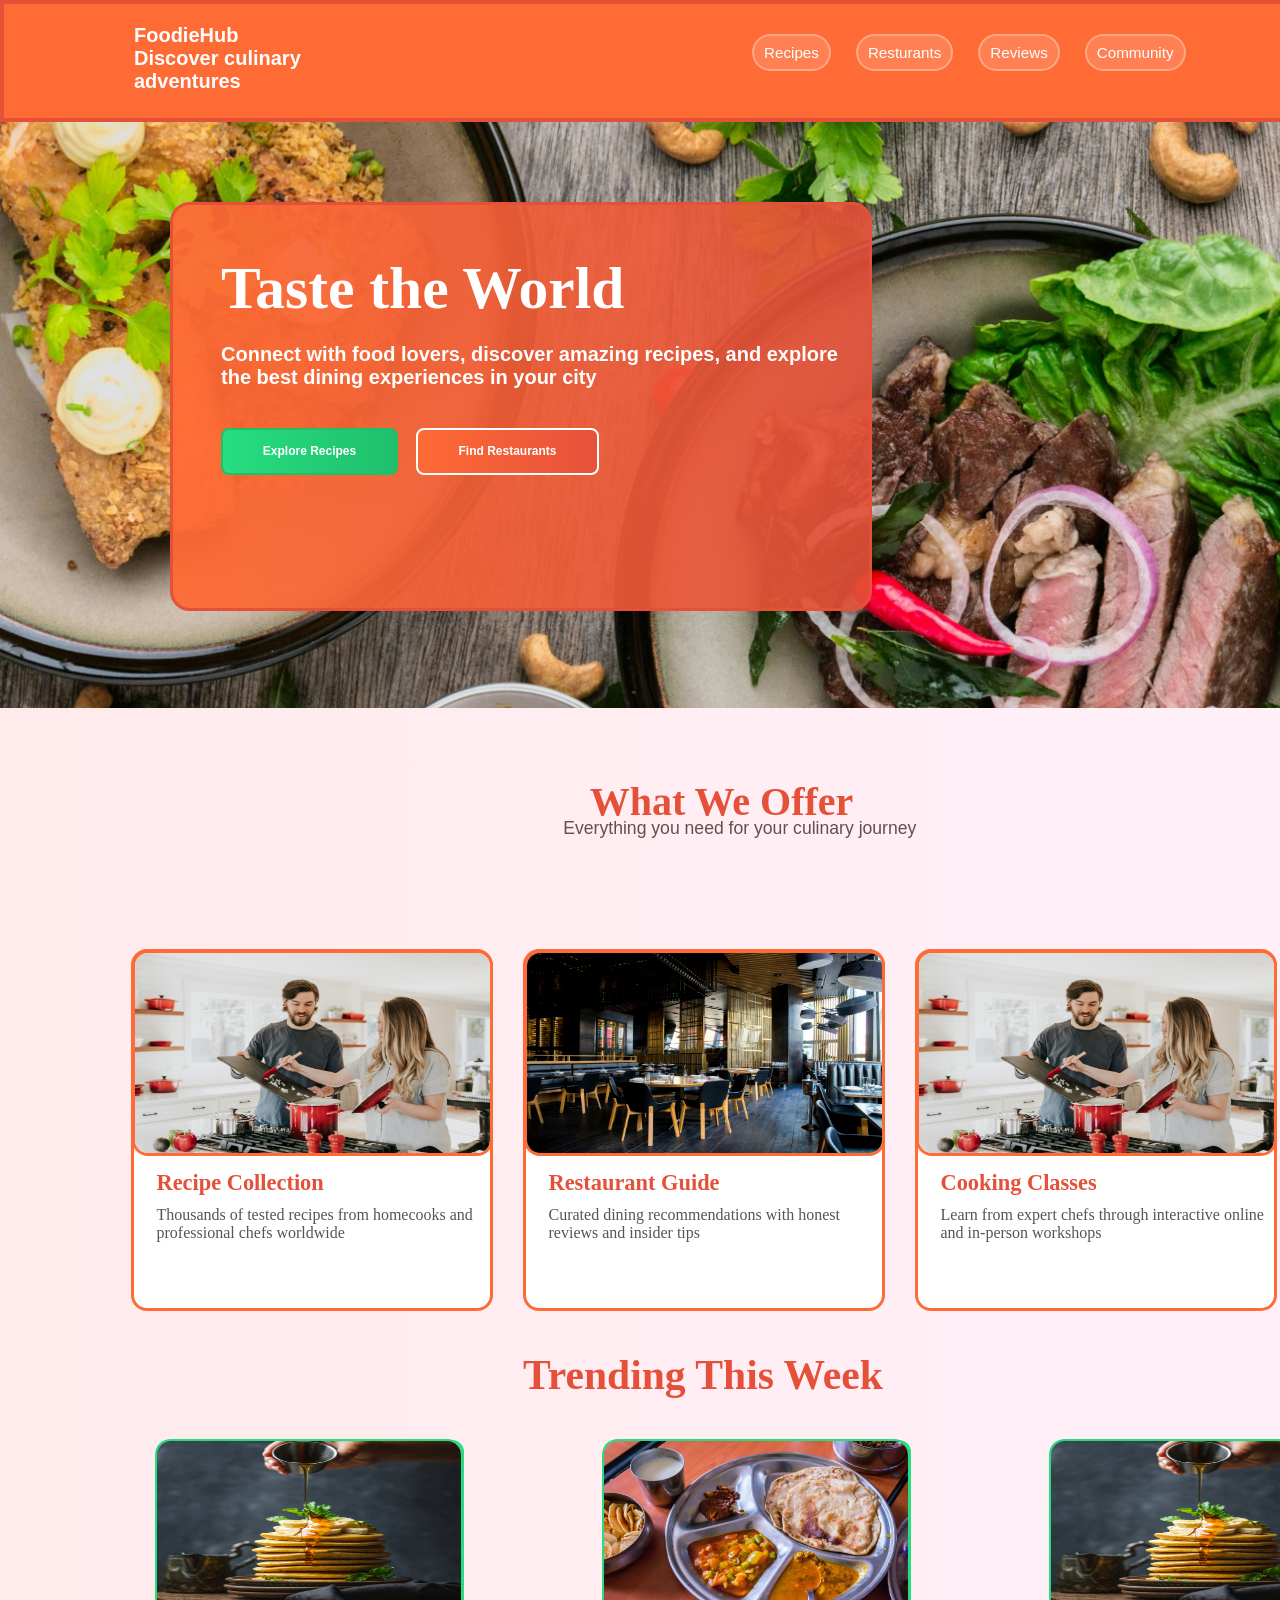
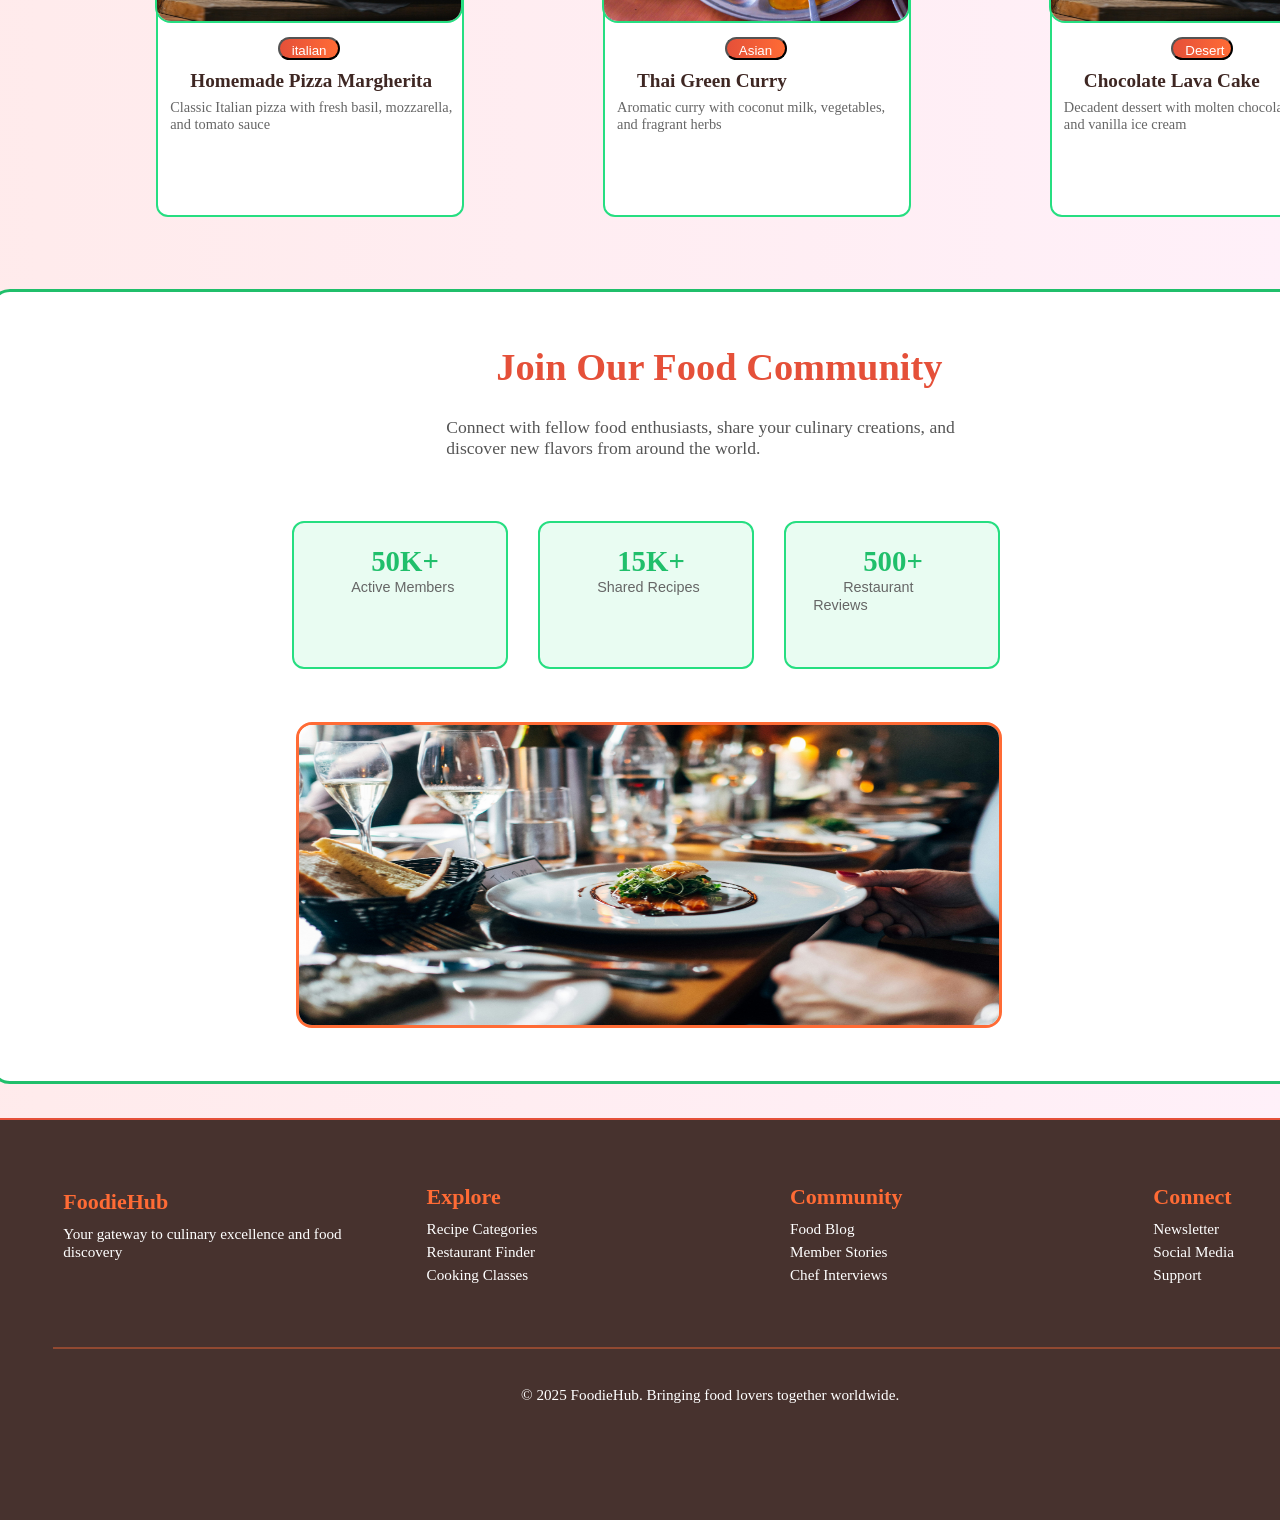
<file: fifth task/index.html>
<!DOCTYPE html>
<html lang="en">
<head>
    <meta charset="UTF-8">
    <meta name="viewport" content="width=device-width, initial-scale=1.0">
    <title>Document</title>
    <link rel="stylesheet" href="index.css">
    
</head>
<body>
    <header>
        <div class="adress">
        <h1>FoodieHub</h1>
        <span>Discover culinary adventures</span>
        </div>
        <div class="buttonscontainer">
            <button class="recipes">Recipes</button>
            <button class="resturants">Resturants</button>
            <button class="reviews">Reviews</button>
            <button class="community">Community</button>
            <div class="info">
                 <button class="joinus">Join Us</button>
            </div>
                
        </div>
   
    </header>
    <section>
      

      <div class="explore">
        <div class="kalam">
            <h2> Taste the World</h2>
            <span>Connect with food lovers, discover amazing recipes, and explore the best dining
 experiences in your city</span>
 <div class="btns">
     <button class="explorerecipes">Explore Recipes</button>
     <button class="findrest">Find Restaurants</button>
 </div>

        </div>
      </div>
    </section>
    <section class="what">
 <div class="enowan">
            <h2>What We Offer</h2>
            <br>
            <span>Everything you need for your culinary journey</span>
        </div>
        <div class="guide">
            <div class="recipecollection">
                <img src="download8.jpg" alt="">
                <h3>Recipe Collection</h3>
                <p>Thousands of tested recipes from homecooks  and  professional chefs worldwide</p>
            </div>
                <div class="restaurantguide">
                <img src="./download9.jpg" alt="">
               <h3>Restaurant Guide</h3>
               <p>Curated dining recommendations with honest reviews 
                and insider tips</p>
            </div>
             <div class="cookingless">
                <img src="download8.jpg" alt="">
                <h3>Cooking Classes</h3>
                <p>Learn from expert chefs through
interactive online and in-person
workshops</p>
            </div>
        </div>
    <div class="trend">
        <h2>Trending This Week</h2>
        </div>
        <div class="trends">
            <div class="firsttrend">
               <img src="./download10.jpg" alt="">
               <button class="italia">italian</button>
               <h2>Homemade Pizza Margherita</h2>
               <p>Classic Italian pizza with fresh basil, mozzarella, and tomato sauce</p>
            </div>
             <div class="firsttrend">
               <img src="./download11.jpg" alt="">
               <button class="italia">Asian</button>
               <h2 >Thai Green Curry</h2>
               <p>Aromatic curry with coconut milk,
vegetables, and fragrant herbs</p>
            </div>
             <div class="firsttrend">
               
               <img src="./download12.jpg" alt="">
               <button class="italia">Desert</button>
               <h2 >Chocolate Lava Cake</h2>
               <p>Decadent dessert with molten chocolate center and vanilla ice cream</p>
         
            </div>
        </div>
        
        <div class="communities">
            
            <h2>Join Our Food Community</h2>
            <p>Connect with fellow food enthusiasts, share your culinary creations, and <br> discover new flavors from around the world.</p>
            
             <div class="boxess">
                
            <div class="boxone">
                <h3>50K+</h3>
                <span>Active Members</span>
            </div>
             <div class="boxone">
                <h3>15K+</h3>
                <span>Shared Recipes</span>
                
            </div>
             <div class="boxone">
                <h3>500+</h3>
                <span>Restaurant Reviews</span>
                
            </div>
          
        </div>
        <img class="specal" src="./download13.jpg" alt="">
        </div>
       
          
    </section>
      <footer>
        <div class="hup">
            <h4>FoodieHub</h4>
            <p>Your gateway to culinary excellence and food discovery</p>
        </div>

        <div class="tasafh">
            <h4>Explore</h4>
            <p>Recipe Categories</p>
            <p>Restaurant Finder</p>
            <p>Cooking Classes</p>
        </div>
        <div class="coom">
            <h4>Community</h4>
            <p>Food Blog</p>
            <p>Member Stories</p>
            <p>Chef Interviews</p>
        </div>

        <div class="kalamna">
            <h4>Connect</h4>
            <p>Newsletter</p>
            <p>Social Media</p>
            <p>Support</p>
            <br>
            <div class="end">
                <p>© 2025 FoodieHub. Bringing food lovers together worldwide.</p>
            </div>
        </div>
        
      </footer>
</body>
</html>
</file>
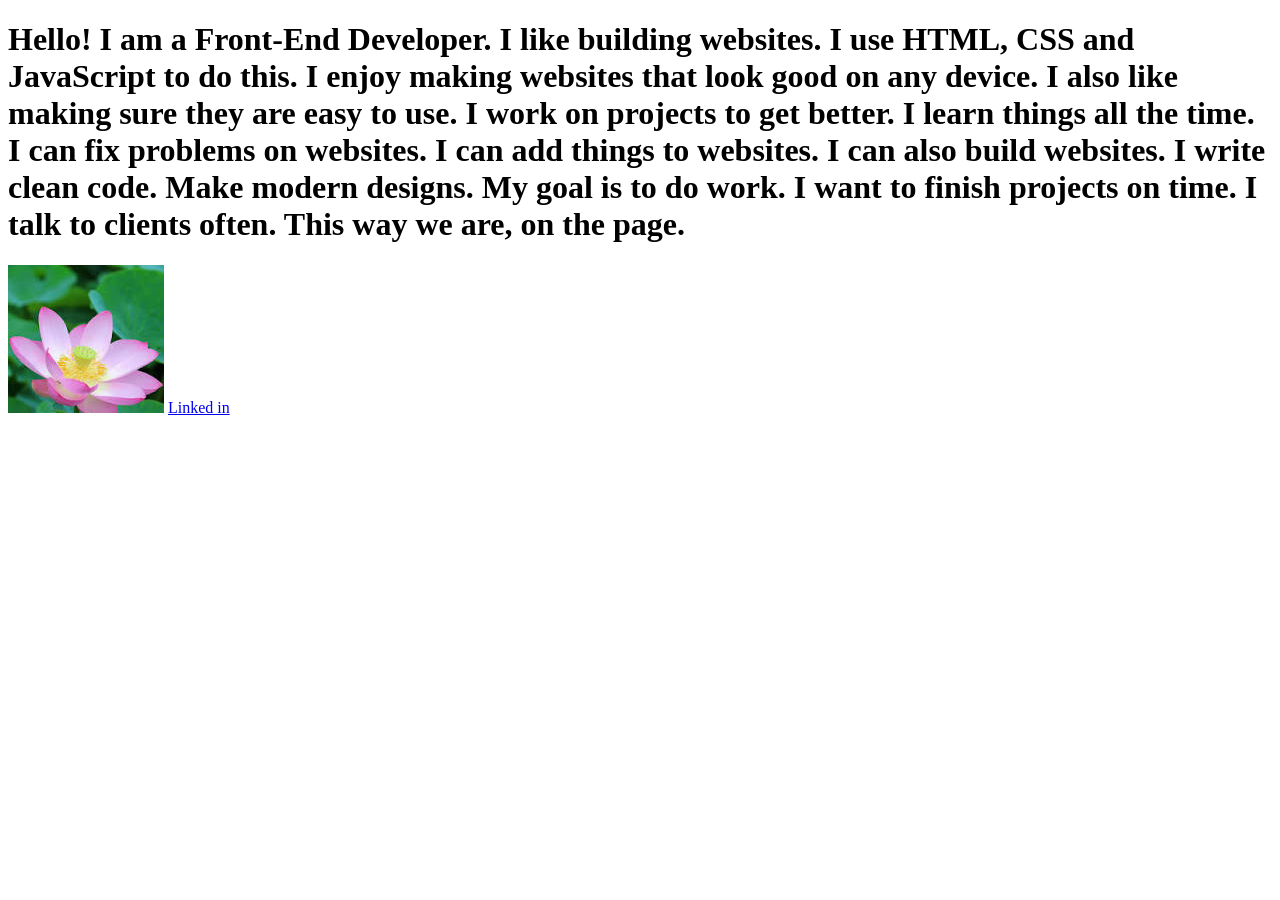
<file: first task/index.html>
<!DOCTYPE html>
<html lang="en">
<head>
    <meta charset="UTF-8">
    <meta name="viewport" content="width=device-width, initial-scale=1.0">
    <title>First Task</title>
</head>
<body>
    <h1>Hello! I am a Front-End Developer. I like building websites. I use HTML, CSS and JavaScript to do this.

I enjoy making websites that look good on any device. I also like making sure they are easy to use. I work on projects to get better. I learn things all the time.

I can fix problems on websites. I can add things to websites. I can also build websites. I write clean code. Make modern designs.

My goal is to do work. I want to finish projects on time. I talk to clients often. This way we are, on the page.</h1>

    <img src="./download.jpg">
<a href="https://www.linkedin.com/in/omar-ahmed-680b13395?utm_source=share_via&utm_content=profile&utm_medium=member_android" target="_blank">Linked in</a>
</body>
</html>
</file>
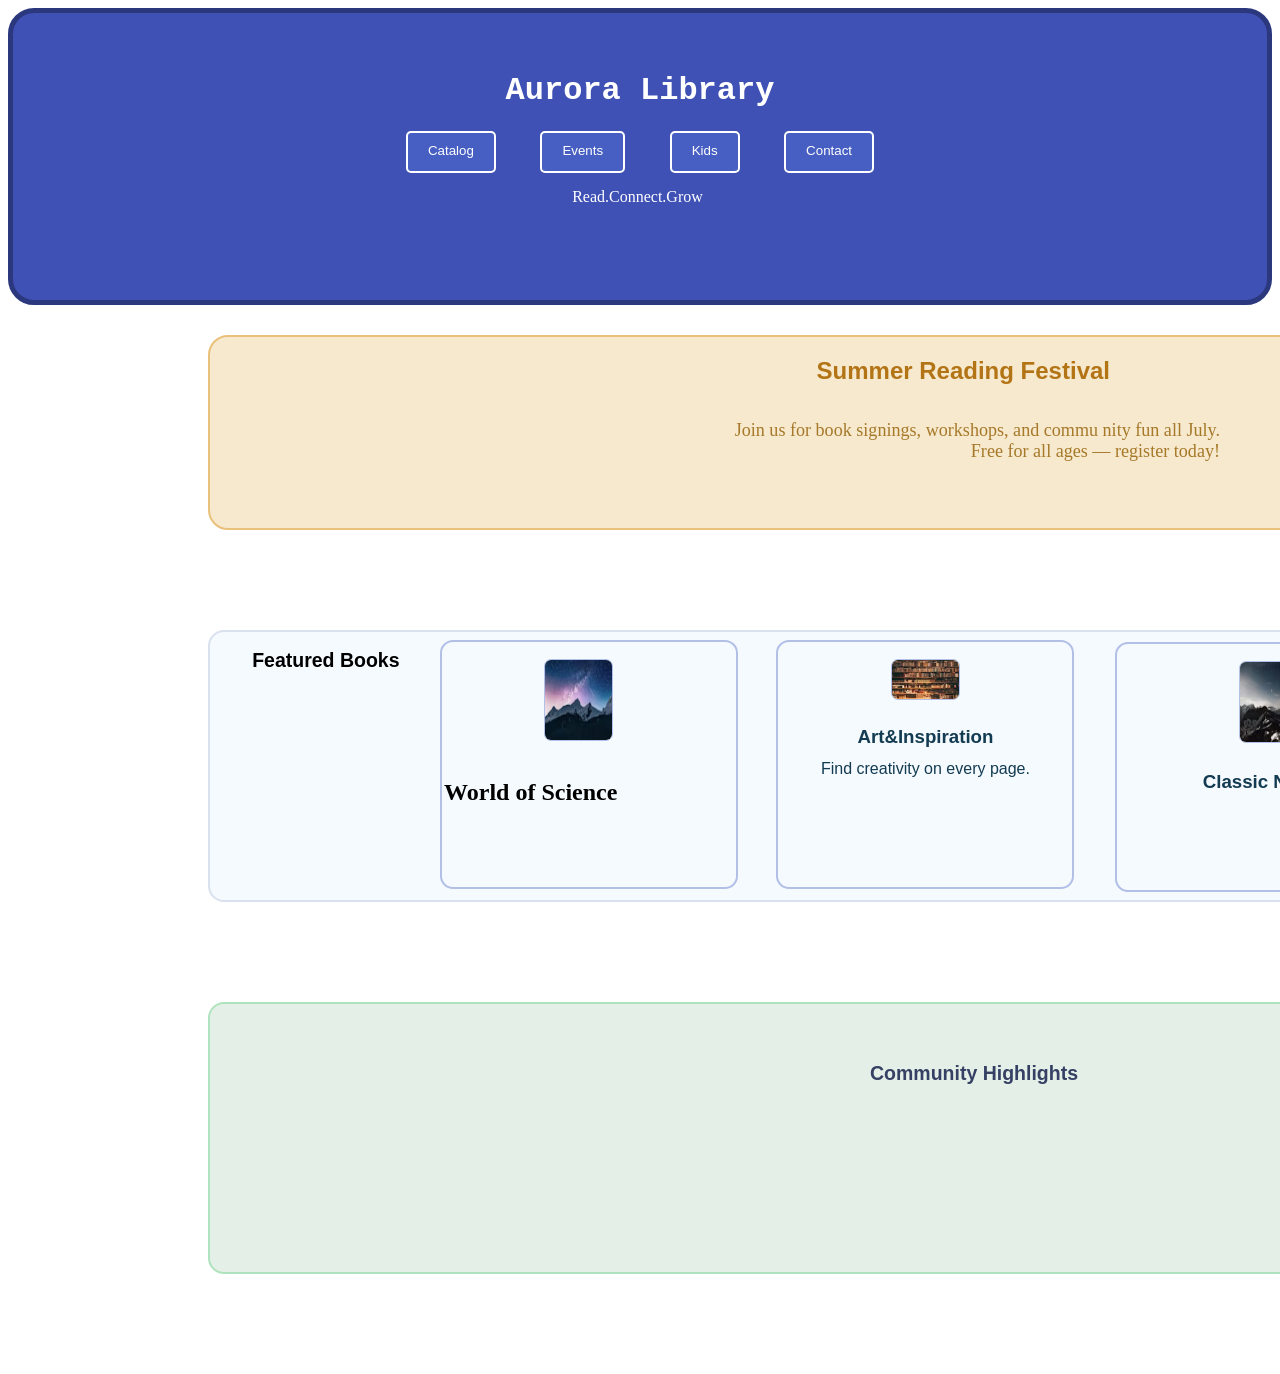
<file: fourth task/index.html>
<!DOCTYPE html>
<html lang="en">
<head>
    <meta charset="UTF-8">
    <meta name="viewport" content="width=device-width, initial-scale=1.0">
    <link rel="stylesheet" href="index.css">
    <title>Auror Library</title>
</head>
<body>
    <header>
        <h1 class="special">Aurora Library</h1>
        
        <div class="buttonscontainer">
            <button class="catelog">Catalog</button>
            <button class="event">Events</button>
            <button class="kids">Kids</button>
            <button class="contact">Contact</button>
           
        </div>
          <br>
            <p>Read.Connect.Grow</p>
    </header>

    <section class="books">
     
        <div class="desc">
 <h1 class="Summer">Summer Reading Festival </h1>
 <p class="Join">Join us for book signings, workshops, and commu nity  fun all July. <br>
Free for all ages — register today!</p>
        </div>
    </section>

    <section class="highlights">
        <h1>Featured Books</h1>
        <div class="imagecontainer">
            <div class="firstimage">
                <img src="download2.png" alt="book" >
                <span>Find creativity on every page.</span>
                    <h2>Art&Inspiration </h2>
            </div>
             <div class="secondimage">
                <img src="download3.png" alt="third">
                <h2>World of Science</h2>
             </div>
        </div>
         <div class="thirdimage">
                <img src="download4.png" alt="third">
                <h2>Classic Novel</h2>
             </div>
    </section>
      <section class="community">
<h1>Community Highlights</h1>
<div class="info">
    <div class="firstone">
        <h2>Tech & Tea</h2>
        <span>Next Saturday ,
            <br>
             4 PM — <br> Digital
tools workshop for seniors.</span>
    </div>
  
      </section>
</body>
</html>
</file>
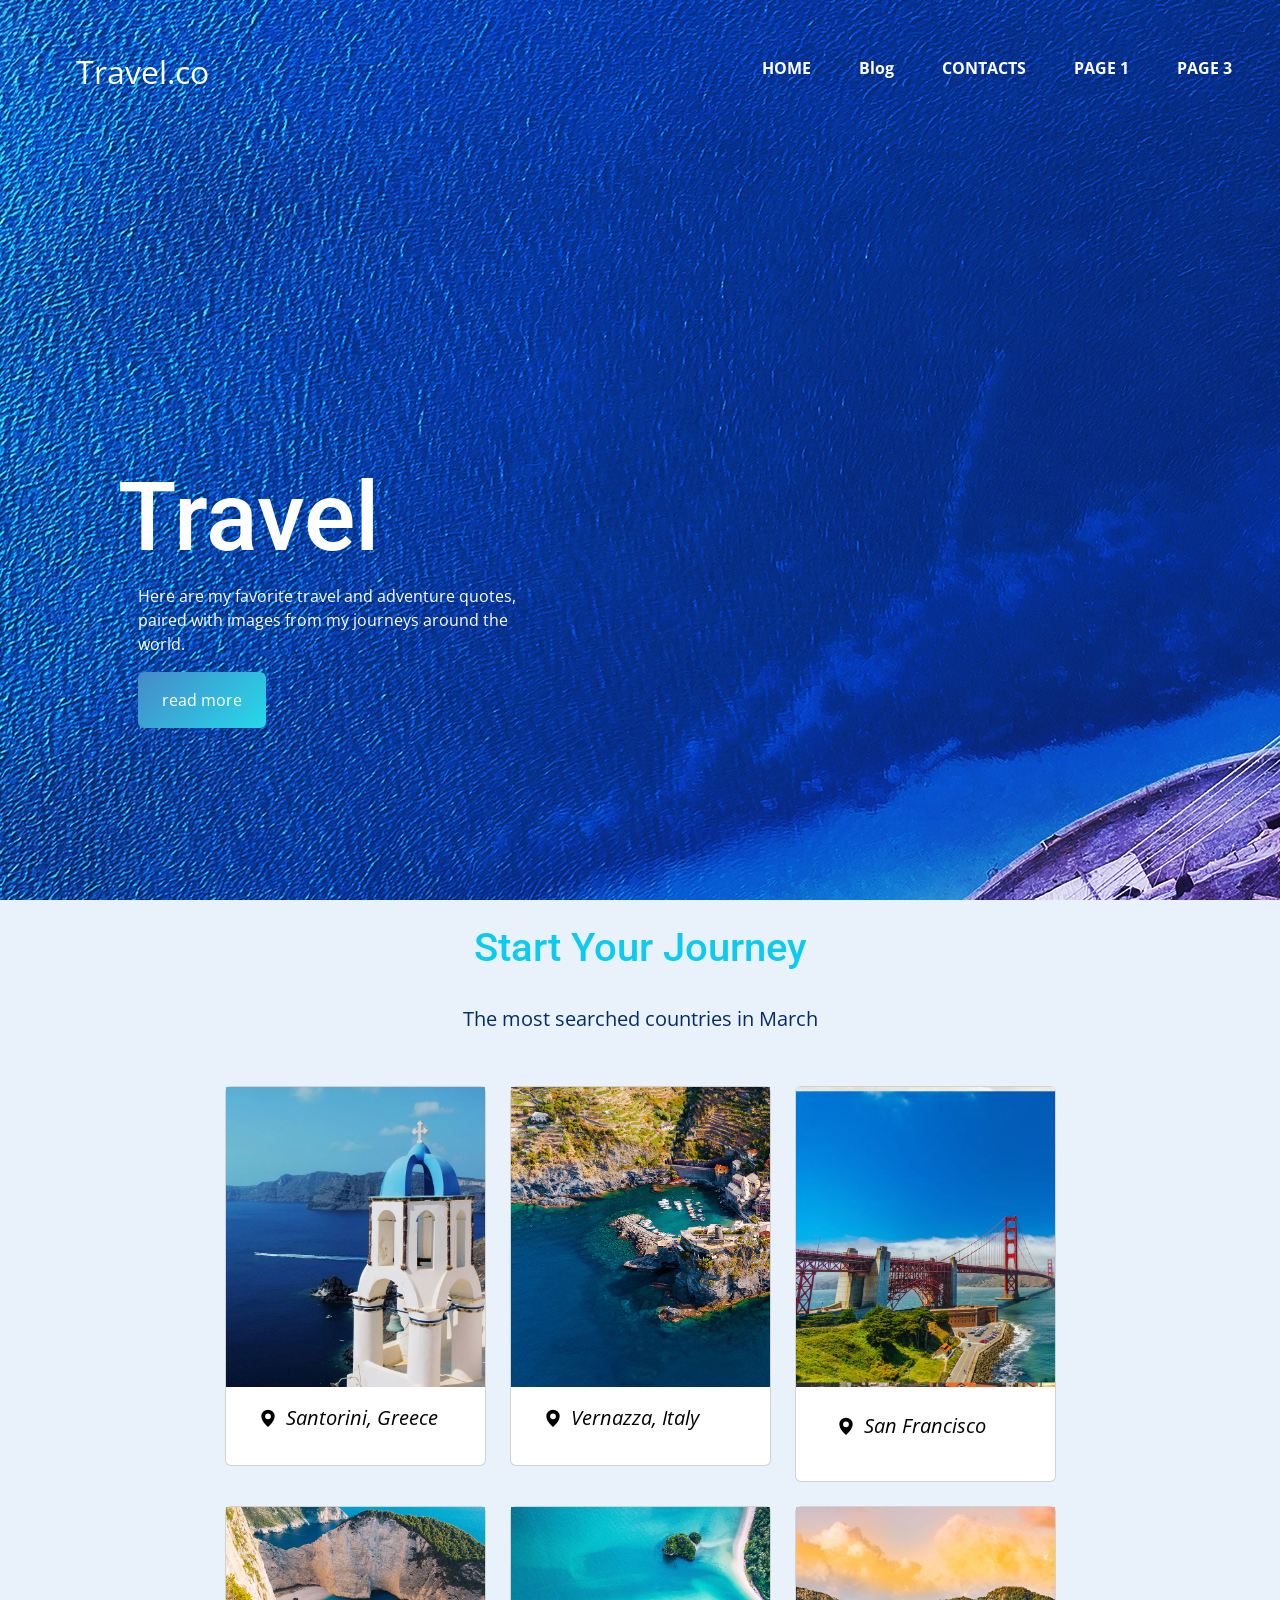
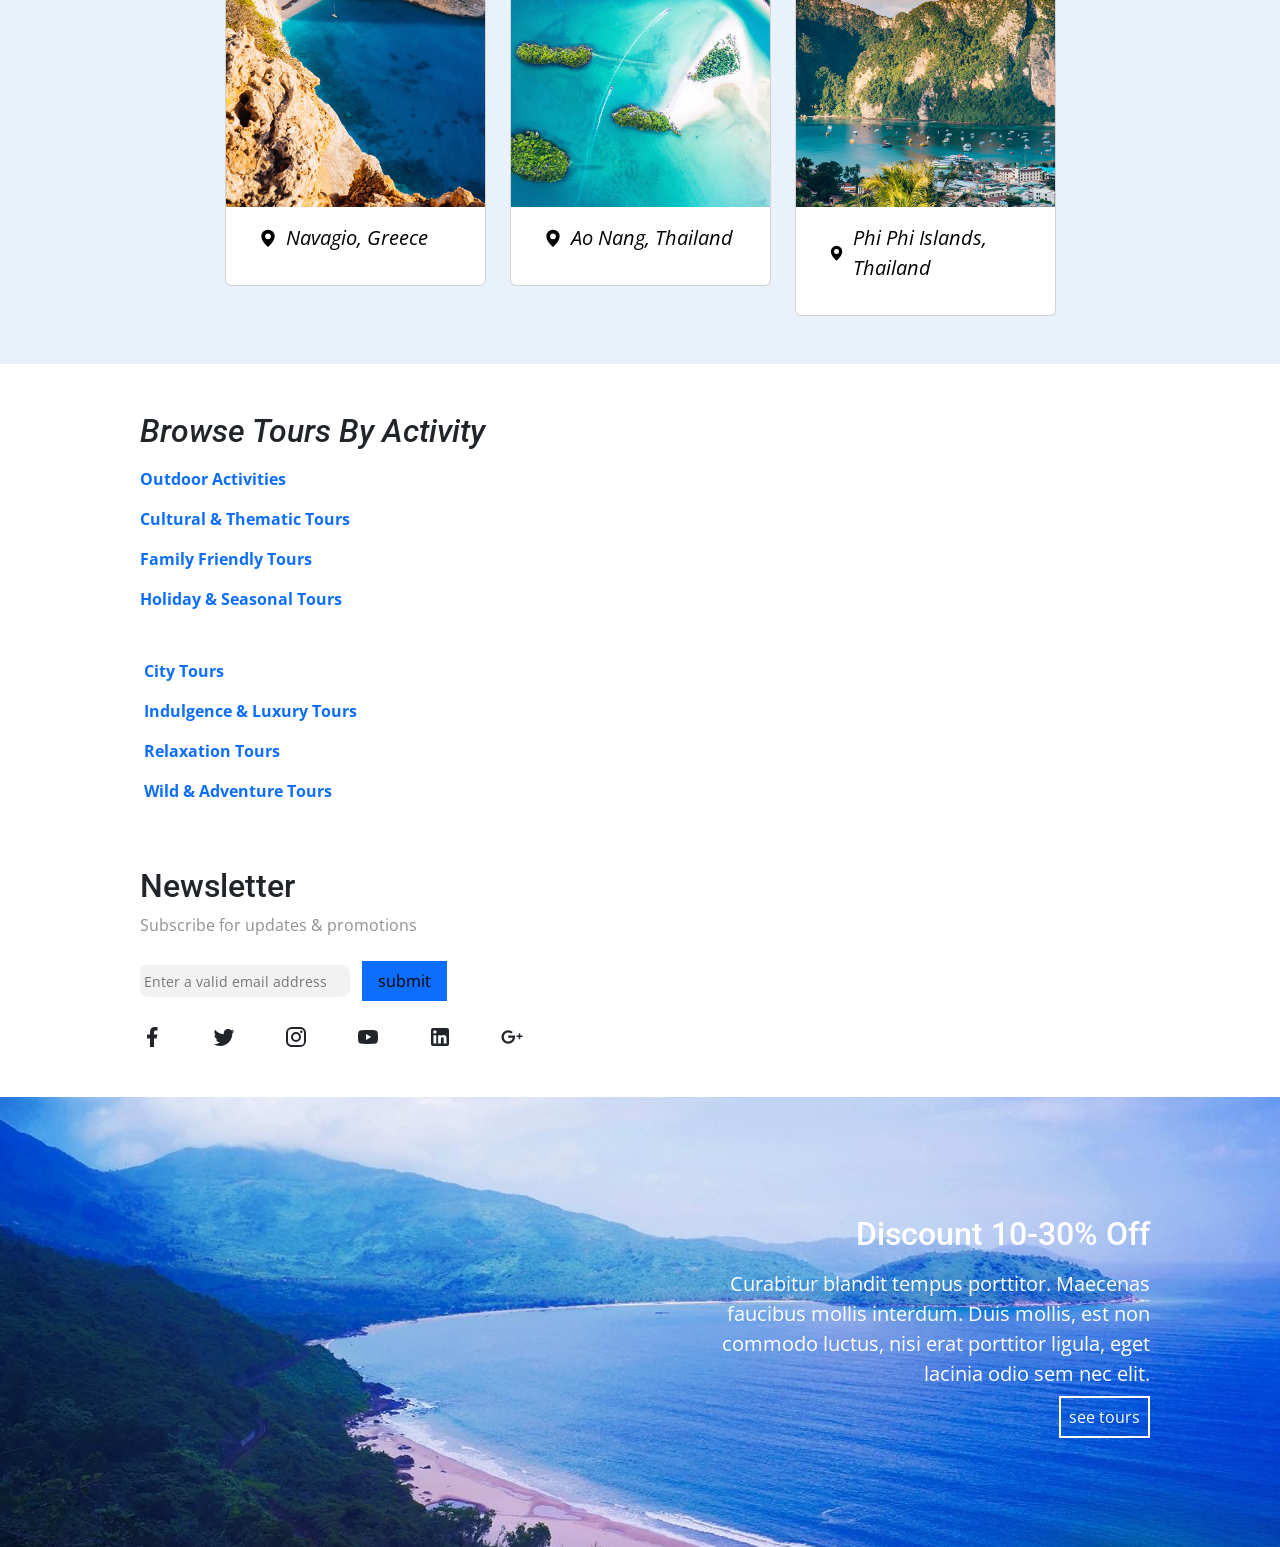
<file: numbereight/index.html>
<!DOCTYPE html>
<html lang="en">
<head>
    <meta charset="UTF-8">
    <meta name="viewport" content="width=device-width, initial-scale=1.0">
  <!-- Font -->
<link rel="preconnect" href="https://fonts.googleapis.com">
<link rel="preconnect" href="https://fonts.gstatic.com" crossorigin>
<link href="https://fonts.googleapis.com/css2?family=Roboto:ital,wght@0,100..900;1,100..900&display=swap" rel="stylesheet">

<!-- Bootstrap -->
<link href="https://cdn.jsdelivr.net/npm/bootstrap@5.3.8/dist/css/bootstrap.min.css" rel="stylesheet">

<!-- Your CSS -->
<link rel="stylesheet" href="./index.css">
    <title>Home</title>
</head>
<body>
    
    <section>
         <nav >
            <div class="containernav p-4 d-flex justify-content-evenly justify-content-lg-between p-lg-5 justify-content-sm-between ps-sm-5">
                <a href="/numbereight/index.html" class="text-decoration-none text-white fs-2 me-5 ms-lg-4 ps-sm-1">Travel.co</a>
                <ul class="d-flex gap-5 mt-2">
                    <a href="#" class="text-decoration-none text-white text-uppercase  fw-bolder">Home</a>
                     <a href="#" class="text-decoration-none text-white text-uppercasefw-bolder fw-bolder">Blog</a>
                      <a href="#" class="text-decoration-none text-white text-uppercase fw-bolder">Contacts</a>
                       <a href="#" class="text-decoration-none text-white text-uppercase fw-bolder">Page 1</a>
                        <a href="#" class="text-decoration-none text-white text-uppercase fw-bolder">Page 3</a>

<button class="btn btn-primary" type="button" data-bs-toggle="offcanvas" data-bs-target="#offcanvasExample" aria-controls="offcanvasExample">
                         <svg xmlns="http://www.w3.org/2000/svg" width="1em" height="1em" viewBox="0 0 24 24">
	<path d="M0 0h24v24H0z" fill="none" />
	<path fill="currentColor" d="M4 18q-.425 0-.712-.288T3 17t.288-.712T4 16h16q.425 0 .713.288T21 17t-.288.713T20 18zm0-5q-.425 0-.712-.288T3 12t.288-.712T4 11h16q.425 0 .713.288T21 12t-.288.713T20 13zm0-5q-.425 0-.712-.288T3 7t.288-.712T4 6h16q.425 0 .713.288T21 7t-.288.713T20 8z" />
</svg>
</button>
<div class="offcanvas offcanvas-start" tabindex="-1" id="offcanvasExample" aria-labelledby="offcanvasExampleLabel">
  <div class="offcanvas-header bg-black">
   
    <button type="button" class="btn-close" data-bs-dismiss="offcanvas" aria-label="Close"></button>
  </div>
  <div class="offcanvas-body bg-black">
    <div>
    <ul class="d-flex gap-5 mt-2 flex-column align-items-center">
            <a href="#" class="text-decoration-none text-white text-uppercase  fw-bolder">Home</a>
                     <a href="#" class="text-decoration-none text-white text-uppercasefw-bolder fw-bolder">Blog</a>
                      <a href="#" class="text-decoration-none text-white text-uppercase fw-bolder">Contacts</a>
                       <a href="#" class="text-decoration-none text-white text-uppercase fw-bolder">Page 1</a>
                        <a href="#" class="text-decoration-none text-white text-uppercase fw-bolder">Page 3</a>

    </ul>
    </div>
                </ul>
            </div>
        </nav>
      <div class="container d-flex h-100">
        <div class="top d-flex justify-content-center flex-column align-content-center p-5">
            <div class="content w-50 ps-5 ms-4 p-md-1 ms-sm-1">
                 <h1 class="text-start pe-2  text-white ">Travel</h1>
            <p class="text-start  text-white">Here are my favorite travel and adventure quotes, paired with images from my journeys around the world. </p>
            <a href="#" class="btn rounded-2 p-3  pe-4 ps-4 text-white ">read more</a>
            </div>
           
        </div>
      </div>
           
    </section>
    <main >
        <h2 class="text-center fs-1 text-info p-4">Start Your Journey</h2>
            <p class="text-center m-1 fs-5 text-primary-emphasis">The most searched countries in March</p>
        <div class="container p-5 d-flex flex-wrap gap-4 justify-content-center">
            
            <div class="col-md-3 ">
                  <div class="card text-white d-flex g-3   ">
                <img src="./greece.jpeg"  alt="">
                <div class="content p-2 p-lg-3 ">
                    <p class="text-black fs-5  d-flex align-items-center gap-2 ps-3 fst-italic">
                           <svg xmlns="http://www.w3.org/2000/svg" width="1em" height="1em" viewBox="0 0 24 24 " >
	<path d="M0 0h24v24H0z" fill="none" />
	<path fill="currentColor" fill-rule="evenodd" d="M11.262 22.134S4 16.018 4 10a8 8 0 1 1 16 0c0 6.018-7.262 12.134-7.262 12.134c-.404.372-1.069.368-1.476 0M12 13.5a3.5 3.5 0 1 0 0-7a3.5 3.5 0 0 0 0 7" />
</svg>
                        Santorini, Greece
                    </p>
                </div>
                
            </div>
            </div>
                <div class="col-md-3">
                  <div class="card text-white d-flex g-3   ">
                <img src="./italy.jpeg" alt="">
                <div class="content p-2 p-lg-3 ">
                    <p class="text-black fs-5  d-flex align-items-center gap-2 ps-3 fst-italic">
                           <svg xmlns="http://www.w3.org/2000/svg" width="1em" height="1em" viewBox="0 0 24 24 " >
	<path d="M0 0h24v24H0z" fill="none" />
	<path fill="currentColor" fill-rule="evenodd" d="M11.262 22.134S4 16.018 4 10a8 8 0 1 1 16 0c0 6.018-7.262 12.134-7.262 12.134c-.404.372-1.069.368-1.476 0M12 13.5a3.5 3.5 0 1 0 0-7a3.5 3.5 0 0 0 0 7" />
</svg>
                       Vernazza, Italy
                    </p>
                </div>
                
            </div>
            </div>
                <div class="col-md-3">
                  <div class="card text-white d-flex g-3   ">
                <img src="./san fransisco.jpeg" alt="">
                <div class="content p-2 p-lg-4 ">
                    <p class="text-black fs-5  d-flex align-items-center gap-2 ps-3 fst-italic">
                           <svg xmlns="http://www.w3.org/2000/svg" width="1em" height="1em" viewBox="0 0 24 24 " >
	<path d="M0 0h24v24H0z" fill="none" />
	<path fill="currentColor" fill-rule="evenodd" d="M11.262 22.134S4 16.018 4 10a8 8 0 1 1 16 0c0 6.018-7.262 12.134-7.262 12.134c-.404.372-1.069.368-1.476 0M12 13.5a3.5 3.5 0 1 0 0-7a3.5 3.5 0 0 0 0 7" />
</svg>
                       San Francisco
                    </p>
                </div>
                
            </div>
            </div>
                <div class="col-md-3">
                  <div class="card text-white d-flex g-3   ">
                <img src="./navagio.jpeg" alt="">
                <div class="content p-2 p-lg-3 ">
                    <p class="text-black fs-5  d-flex align-items-center gap-2 ps-3 fst-italic">
                           <svg xmlns="http://www.w3.org/2000/svg" width="1em" height="1em" viewBox="0 0 24 24 " >
	<path d="M0 0h24v24H0z" fill="none" />
	<path fill="currentColor" fill-rule="evenodd" d="M11.262 22.134S4 16.018 4 10a8 8 0 1 1 16 0c0 6.018-7.262 12.134-7.262 12.134c-.404.372-1.069.368-1.476 0M12 13.5a3.5 3.5 0 1 0 0-7a3.5 3.5 0 0 0 0 7" />
</svg>
                       Navagio, Greece
                    </p>
                </div>
                
            </div>
            </div>
                <div class="col-md-3">
                  <div class="card text-white d-flex g-3  ">
                <img src="./nang.jpeg" alt="">
                <div class="content d-flex p-2 p-lg-3 ">
                    <p class="text-black fs-5  d-flex align-items-center gap-2 ps-3 fst-italic">
                           <svg xmlns="http://www.w3.org/2000/svg" width="1em" height="1em" viewBox="0 0 24 24 " >
	<path d="M0 0h24v24H0z" fill="none" />
	<path fill="currentColor" fill-rule="evenodd" d="M11.262 22.134S4 16.018 4 10a8 8 0 1 1 16 0c0 6.018-7.262 12.134-7.262 12.134c-.404.372-1.069.368-1.476 0M12 13.5a3.5 3.5 0 1 0 0-7a3.5 3.5 0 0 0 0 7" />
</svg>
                      Ao Nang, Thailand
                    </p>
                </div>
                
            </div>
            </div>
                <div class="col-md-3">
                  <div class="card text-white d-flex g-3   ">
                <img src="./phi phi.jpeg" alt="">
                <div class="content p-2 p-lg-3 ">
                    <p class="text-black fs-5  d-flex align-items-center gap-2 ps-3 fst-italic ">
                           <svg xmlns="http://www.w3.org/2000/svg" width="1em" height="1em" viewBox="0 0 24 24 " >
	<path d="M0 0h24v24H0z" fill="none" />
	<path fill="currentColor" fill-rule="evenodd" d="M11.262 22.134S4 16.018 4 10a8 8 0 1 1 16 0c0 6.018-7.262 12.134-7.262 12.134c-.404.372-1.069.368-1.476 0M12 13.5a3.5 3.5 0 1 0 0-7a3.5 3.5 0 0 0 0 7" />
</svg>
                       Phi Phi Islands, Thailand
                    </p>
                </div>
                
            </div>
            </div>
          
        </div>
    </main>
    <footer>
    <div class="container p-5 d-flex justify-content-between me-lg-5 flex-sm-column">

        <div class="activites  ">

            <h2 class="fs-2 fst-italic mb-3">
                Browse Tours By Activity
            </h2>

            <div class="links d-flex gap-5">

               <nav class="d-flex flex-column gap-3 ">
                  <a href="#" class="text-decoration-none fw-bold ">Outdoor Activities</a>
                    <a href="#" class="text-decoration-none fw-bold">Cultural & Thematic Tours</a>
                    <a href="#" class="text-decoration-none fw-bold">Family Friendly Tours</a>
                    <a href="#" class="text-decoration-none fw-bold" >Holiday & Seasonal Tours</a>
               </nav>
            </div>
           
        </div>
        
 <div class="d-flex align-items-center m-5 ms-sm-1">
                 <nav class="d-flex flex-column gap-3">
                     <a href="#" class="text-decoration-none fw-bold">City Tours</a>
                    <a href="#" class="text-decoration-none fw-bold">Indulgence & Luxury Tours</a>
                    <a href="#" class="text-decoration-none fw-bold">Relaxation Tours</a>
                    <a href="#" class="text-decoration-none fw-bold" >Wild & Adventure Tours</a>
                </nav>
                
            </div>
            <div class="news">
                <h2 class="mt-lg-3">Newsletter</h2>
                <p class="opacity-50">Subscribe for updates & promotions</p>
                
                <input type="text" class="pe-5 ps-4 p-2 p-lg-1  rounded-3 border-0 " placeholder="Enter a valid email address ">
                <button class="border-0 p-2 ps-3 pe-3 m-2 bg-primary">submit</button>
              <div class=" socialicons d-flex gap-5 mt-3 ">
                <svg xmlns="http://www.w3.org/2000/svg"  width="1em" height="1em" viewBox="0 0 24 24">
	<path d="M0 0h24v24H0z" fill="none" />
	<path fill="currentColor" d="M14 13.5h2.5l1-4H14v-2c0-1.03 0-2 2-2h1.5V2.14c-.326-.043-1.557-.14-2.857-.14C11.928 2 10 3.657 10 6.7v2.8H7v4h3V22h4z" />
</svg>
<svg xmlns="http://www.w3.org/2000/svg" width="1em" height="1em" viewBox="0 0 24 24">
	<path d="M0 0h24v24H0z" fill="none" />
	<path fill="currentColor" d="M22.46 6c-.77.35-1.6.58-2.46.69c.88-.53 1.56-1.37 1.88-2.38c-.83.5-1.75.85-2.72 1.05C18.37 4.5 17.26 4 16 4c-2.35 0-4.27 1.92-4.27 4.29c0 .34.04.67.11.98C8.28 9.09 5.11 7.38 3 4.79c-.37.63-.58 1.37-.58 2.15c0 1.49.75 2.81 1.91 3.56c-.71 0-1.37-.2-1.95-.5v.03c0 2.08 1.48 3.82 3.44 4.21a4.2 4.2 0 0 1-1.93.07a4.28 4.28 0 0 0 4 2.98a8.52 8.52 0 0 1-5.33 1.84q-.51 0-1.02-.06C3.44 20.29 5.7 21 8.12 21C16 21 20.33 14.46 20.33 8.79c0-.19 0-.37-.01-.56c.84-.6 1.56-1.36 2.14-2.23" />
</svg>
<svg xmlns="http://www.w3.org/2000/svg" width="1em" height="1em" viewBox="0 0 24 24">
	<path d="M0 0h24v24H0z" fill="none" />
	<path fill="currentColor" d="M7.8 2h8.4C19.4 2 22 4.6 22 7.8v8.4a5.8 5.8 0 0 1-5.8 5.8H7.8C4.6 22 2 19.4 2 16.2V7.8A5.8 5.8 0 0 1 7.8 2m-.2 2A3.6 3.6 0 0 0 4 7.6v8.8C4 18.39 5.61 20 7.6 20h8.8a3.6 3.6 0 0 0 3.6-3.6V7.6C20 5.61 18.39 4 16.4 4zm9.65 1.5a1.25 1.25 0 0 1 1.25 1.25A1.25 1.25 0 0 1 17.25 8A1.25 1.25 0 0 1 16 6.75a1.25 1.25 0 0 1 1.25-1.25M12 7a5 5 0 0 1 5 5a5 5 0 0 1-5 5a5 5 0 0 1-5-5a5 5 0 0 1 5-5m0 2a3 3 0 0 0-3 3a3 3 0 0 0 3 3a3 3 0 0 0 3-3a3 3 0 0 0-3-3" />
</svg>
<svg xmlns="http://www.w3.org/2000/svg" width="1em" height="1em" viewBox="0 0 24 24">
	<path d="M0 0h24v24H0z" fill="none" />
	<path fill="currentColor" d="m10 15l5.19-3L10 9zm11.56-7.83c.13.47.22 1.1.28 1.9c.07.8.1 1.49.1 2.09L22 12c0 2.19-.16 3.8-.44 4.83c-.25.9-.83 1.48-1.73 1.73c-.47.13-1.33.22-2.65.28c-1.3.07-2.49.1-3.59.1L12 19c-4.19 0-6.8-.16-7.83-.44c-.9-.25-1.48-.83-1.73-1.73c-.13-.47-.22-1.1-.28-1.9c-.07-.8-.1-1.49-.1-2.09L2 12c0-2.19.16-3.8.44-4.83c.25-.9.83-1.48 1.73-1.73c.47-.13 1.33-.22 2.65-.28c1.3-.07 2.49-.1 3.59-.1L12 5c4.19 0 6.8.16 7.83.44c.9.25 1.48.83 1.73 1.73" />
</svg>
<svg xmlns="http://www.w3.org/2000/svg" width="1em" height="1em" viewBox="0 0 24 24">
	<path d="M0 0h24v24H0z" fill="none" />
	<path fill="currentColor" d="M19 3a2 2 0 0 1 2 2v14a2 2 0 0 1-2 2H5a2 2 0 0 1-2-2V5a2 2 0 0 1 2-2zm-.5 15.5v-5.3a3.26 3.26 0 0 0-3.26-3.26c-.85 0-1.84.52-2.32 1.3v-1.11h-2.79v8.37h2.79v-4.93c0-.77.62-1.4 1.39-1.4a1.4 1.4 0 0 1 1.4 1.4v4.93zM6.88 8.56a1.68 1.68 0 0 0 1.68-1.68c0-.93-.75-1.69-1.68-1.69a1.69 1.69 0 0 0-1.69 1.69c0 .93.76 1.68 1.69 1.68m1.39 9.94v-8.37H5.5v8.37z" />
</svg>
<svg xmlns="http://www.w3.org/2000/svg" width="1em" height="1em" viewBox="0 0 32 32">
	<path d="M0 0h32v32H0z" fill="none" />
	<path fill="currentColor" d="M11 7c-4.973 0-9 4.027-9 9s4.027 9 9 9s9-4.027 9-9c0-.617-.066-1.219-.188-1.8l-.046-.2H11v3h6c-.477 2.836-3.027 5-6 5c-3.313 0-6-2.688-6-6c0-3.313 2.688-6 6-6c1.5 0 2.867.555 3.922 1.465l2.148-2.106A8.96 8.96 0 0 0 11 7m14 4v3h-3v2h3v3h2v-3h3v-2h-3v-3z" />
</svg>

              </div>
            </div>
    </div>
</footer>
<section class="landscape">
    <div class="container h-100 ">
        <div class="content w-50 text-white text-end p-md-5 p-sm-5">
             <h2 class="mb-3 mb-sm-3">Discount 10-30% Off</h2>
             <p class="fs-5">Curabitur blandit tempus porttitor. Maecenas faucibus mollis interdum. Duis mollis, est non commodo luctus, nisi erat porttitor ligula, eget lacinia odio sem nec elit.</p>
             <a href="#" class="text-decoration-none p-2 mt-sm-5">see tours</a>
        </div>
       
    </div>
</section>
<script src="https://cdn.jsdelivr.net/npm/bootstrap@5.3.8/dist/js/bootstrap.bundle.min.js" integrity="sha384-FKyoEForCGlyvwx9Hj09JcYn3nv7wiPVlz7YYwJrWVcXK/BmnVDxM+D2scQbITxI" crossorigin="anonymous"></script>
</body>
</html>
</file>
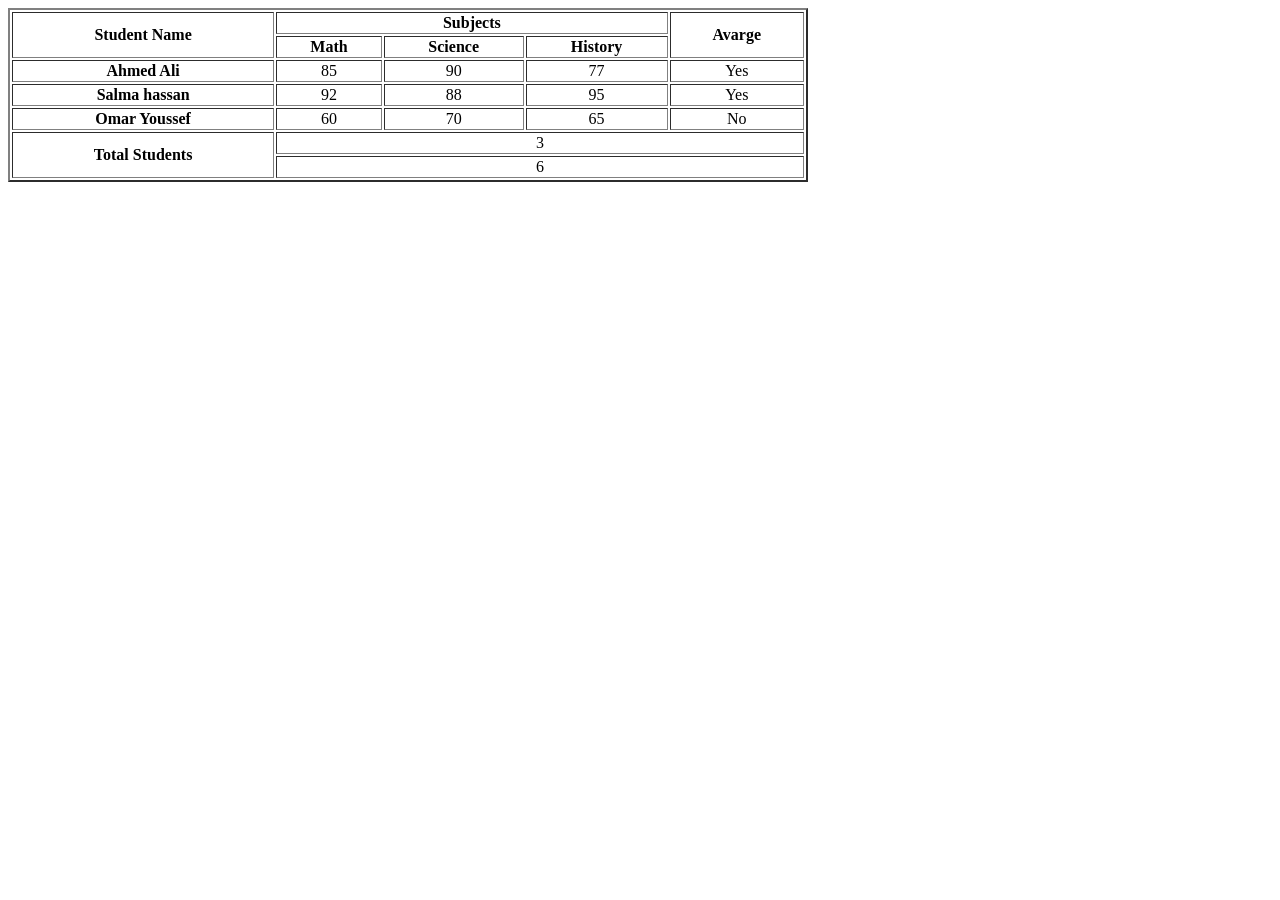
<file: second task/index.html>
<!DOCTYPE html>
<html lang="en">
<head>
    <meta charset="UTF-8">
    <meta name="viewport" content="width=device-width, initial-scale=1.0">
    <title>Document</title>
</head>
<body>
   <header>
        <table width="800" border="2" >
            <thead>
            <tr>
                <th scope="col" rowspan="2" >Student Name</th>
                <th scope="row" colspan="3">Subjects</th>
                <th scope="col"rowspan="4">Avarge</th>
            </tr>
                <tr>
                    <th scope="col">
                        Math
                    </th>
                    <th scope="col">
                        Science
                    </th>
                    <th scope="col">
                        History
                    </th>
                </tr>
            </thead>
            <tbody >
                <tr>
                    <th scope="col" rowspan="">Ahmed Ali</th>
                    <td align="center"  > 85 </td>
                    <td align="center">90</td>
                    <td align="center">77</td>
                        <td align="center">Yes</td>
                </tr>
                <tr>
                    <th>Salma hassan</th>
                    <td align="center">92</td>
                       <td align="center"> 88</td>
                        <td align="center">  95</td>
                        <td align="center">Yes</td>
                </tr>
                <tr>
                    <th>Omar Youssef</th>
                    <td align="center" >60</td>
                        <td align="center"> 70</td>
                         <td align="center"> 65</td>
                         <td align="center">No</td>
                </tr>
               <tr>
                <th scope="col" rowspan="4">Total Students</th>
                <td colspan="5" align="center">3</td>
               
               </tr>
               <tr>
                <td colspan="5" align="center">6</td>
               </tr>
            </tbody>

        </table>
       
   </header>
</body>
</html>
</file>
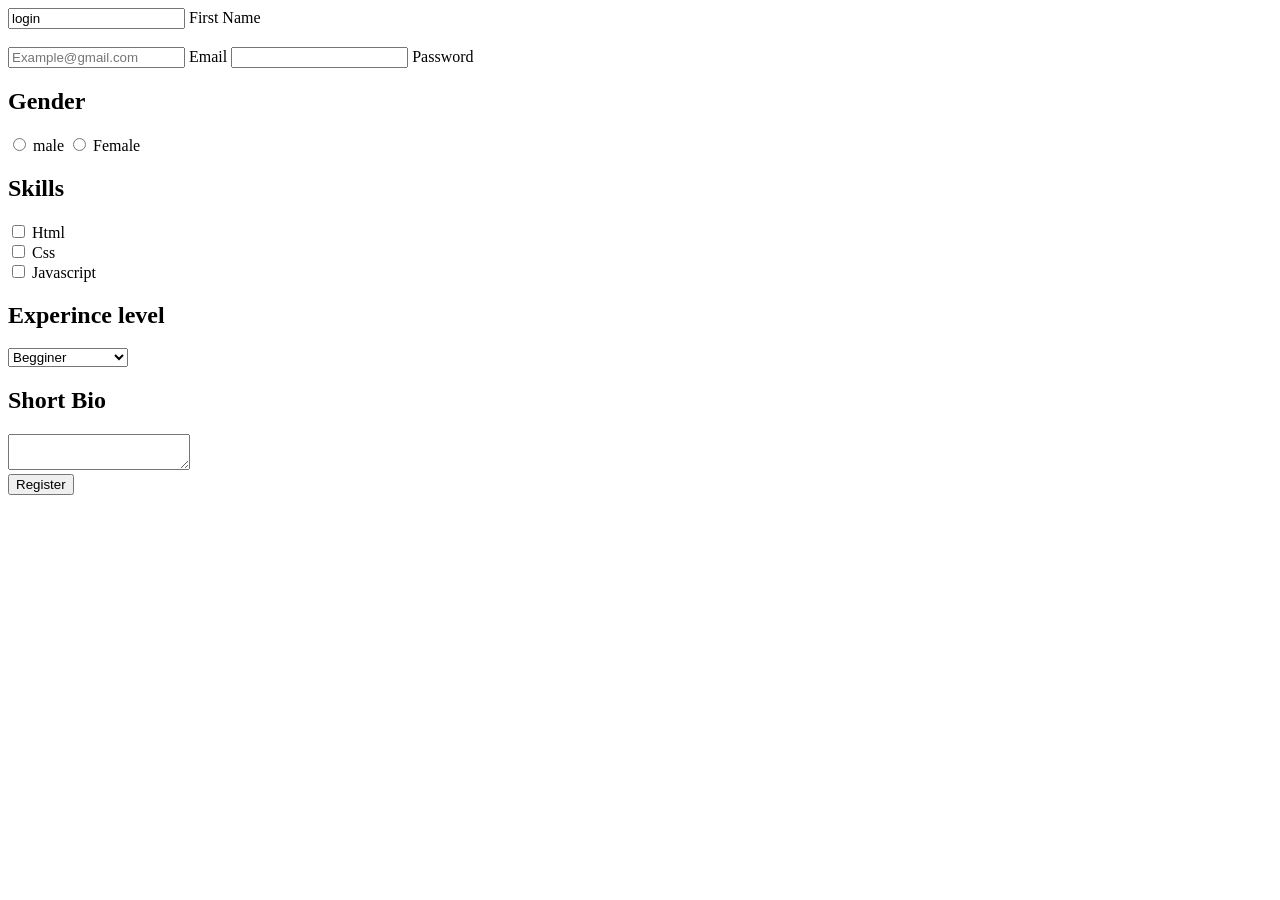
<file: third task/index.html>
<!DOCTYPE html>
<html lang="en">
<head>
    <meta charset="UTF-8">
    <meta name="viewport" content="width=device-width, initial-scale=1.0">
    <title>Document</title>
</head>
<body>
    <section>
        <form action="#" method="post">
            <div class="loginform">

                <input type="text" value="login" placeholder="html" required>
                <label for="Fname" class="Firstname">First Name</label>
                <br>
                <br>
                <input type="email" placeholder="Example@gmail.com">
                <label for="email" class="type email">Email</label>
                <input type="password" >
                <label for="pass" class="password">Password</label>
            </div>
            <div class="personalinfo">
                <h1>Gender</h1>
                <input type="radio"  name="gender">
                <label for="male">male</label>
                <input type="radio" name="gender">
                <label for="female" >Female</label>

                <h1>Skills</h1>
                <input type="checkbox" name="skill">
                <label for="html">Html</label>
                <br>
                <input type="checkbox" name="skill" >
                <label for="css">Css</label>
                <br>
                <input type="checkbox" name="skill" >
                <label for="Js">Javascript</label>

                <br>
                <h1>Experince level</h1>
            <select name="Experince">
                <option value="Begginer" selected>Begginer</option>
                <option value="intermediat">intermediat</option>
               <option value="pre-intermadiate">pre-intermadiate</option>
            </select>
            <h1>Short Bio</h1>
            <textarea name="Bio"></textarea>
            </div>
            
            <button>Register</button>
        </form>
    </section>
</body>
</html>
</file>
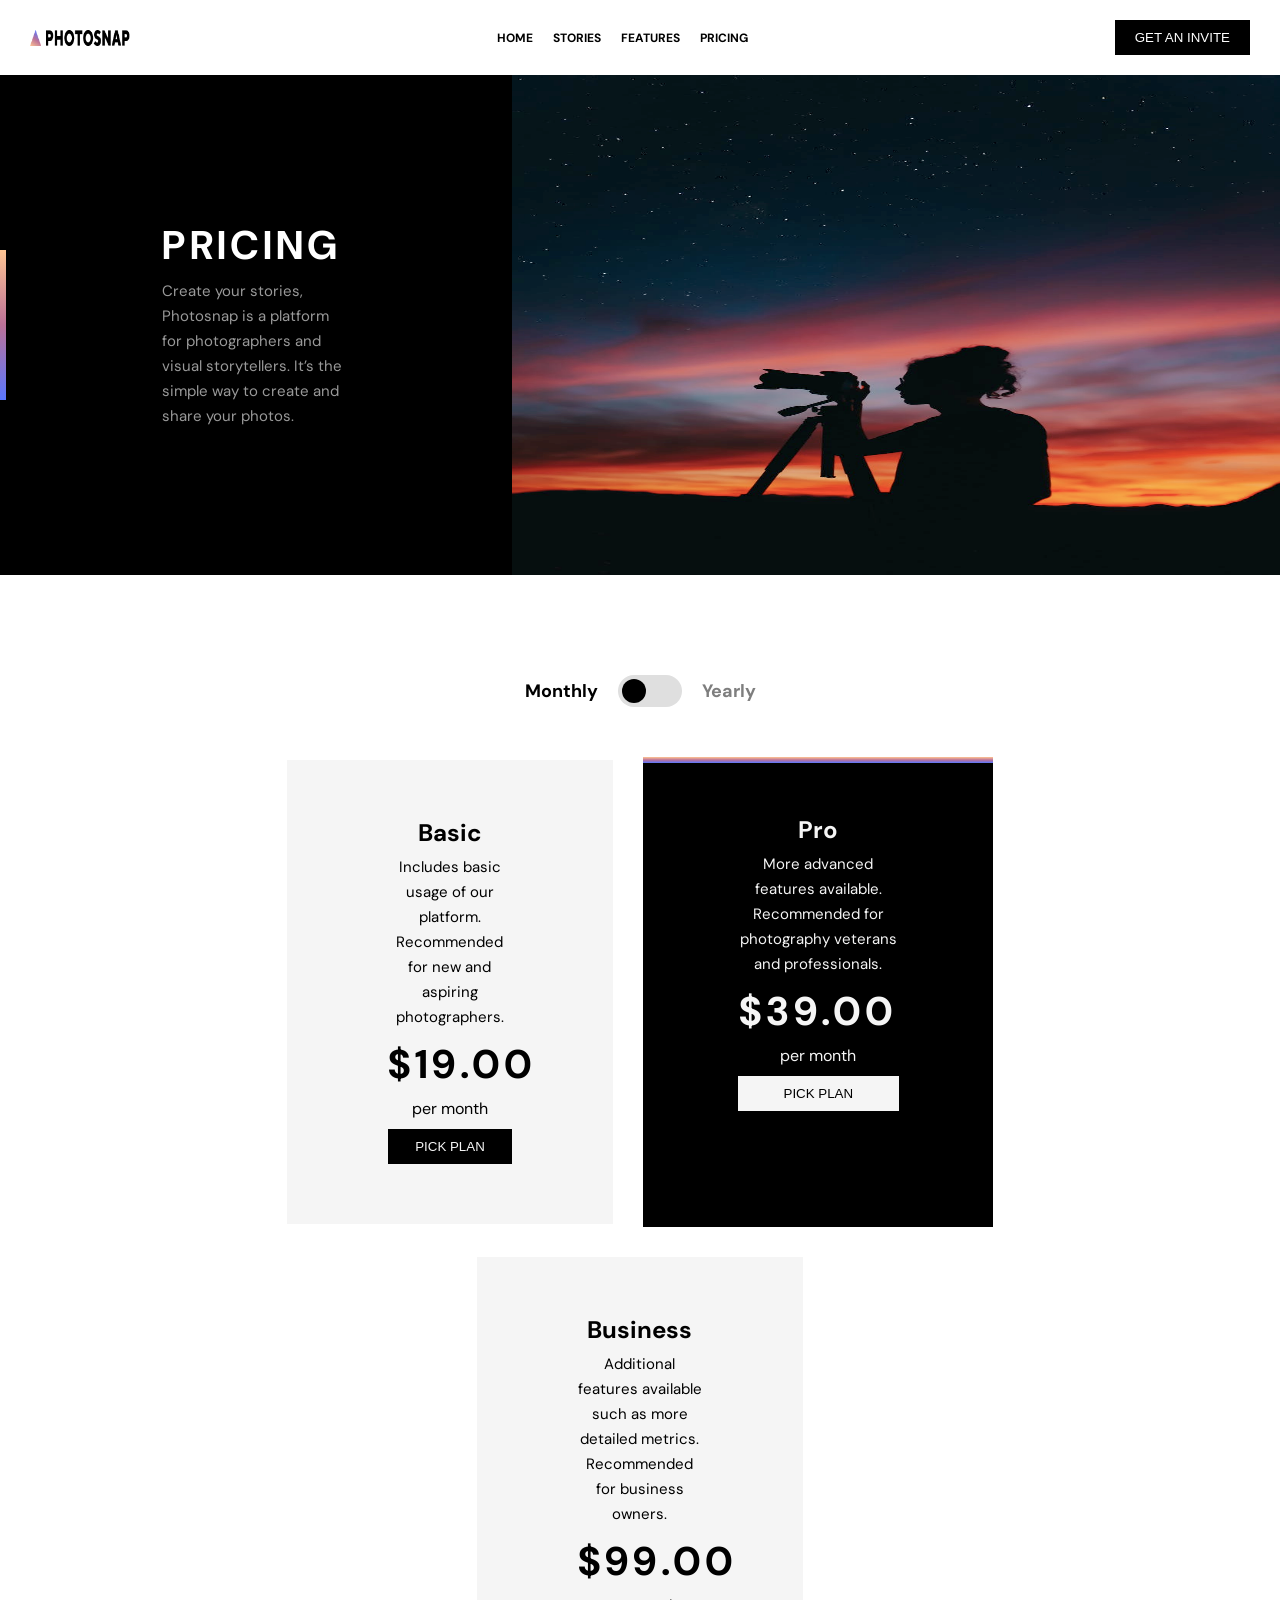
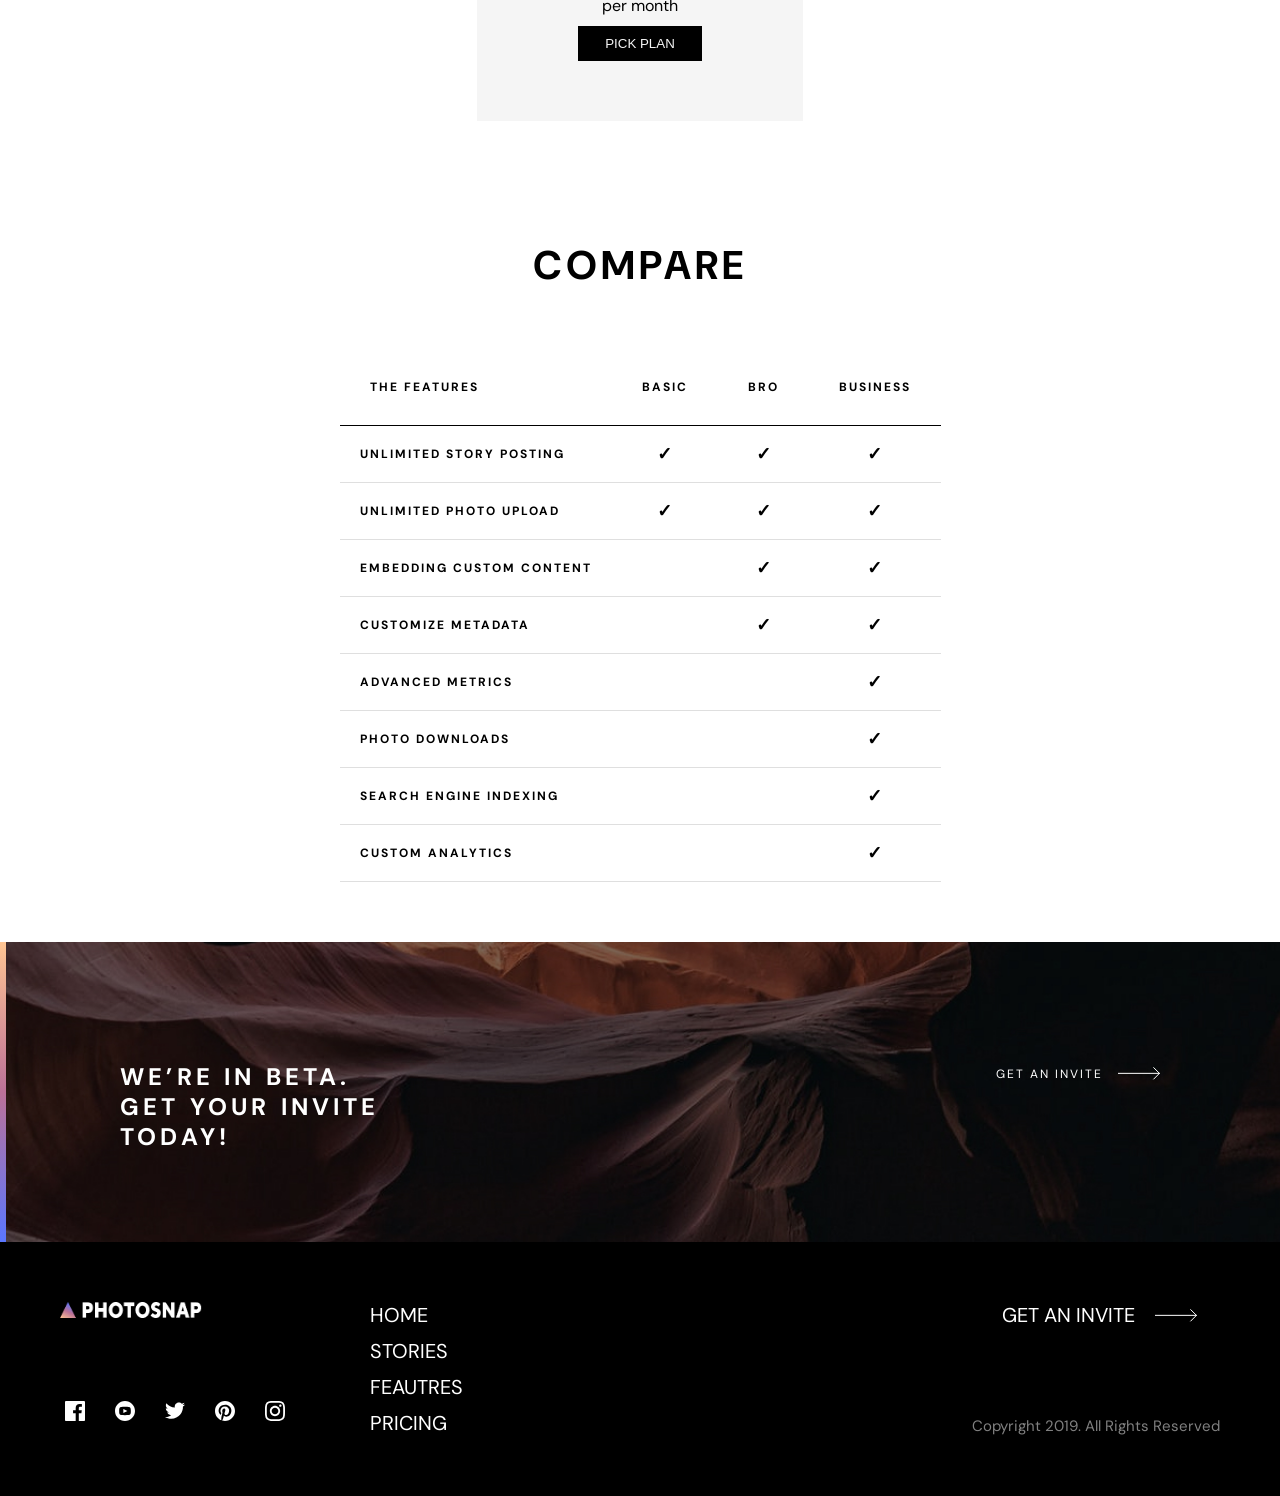
<file: seventh-task/pricing.html>
<!DOCTYPE html>
<html lang="en">
<head>
    <meta charset="UTF-8">
    <meta name="viewport" content="width=device-width, initial-scale=1.0">
    <link rel="stylesheet" href="./pricing.css">
    <title>Pricing</title>
</head>
<body>
      <header>
                           <nav>
            <div class="container">

                      <img src="./Group.png" alt="">
                <ul>
                  
                   <a class="special" href="#">Home</a>
                   <a href="#">stories</a>
                   <a href="#">features</a>
                   <a href="#">pricing</a>
                  

                   
                </ul>
                 <svg xmlns="http://www.w3.org/2000/svg" width="1em" height="1em" viewBox="0 0 24 24">
	<path d="M0 0h24v24H0z" fill="none" />
	<path fill="none" stroke="currentColor" stroke-linecap="round" stroke-linejoin="round" stroke-width="2" d="M4 8h16M4 16h16" />
</svg>
                <button>get an invite</button>
            </div>
        </nav>


    </header>
    <section>
        <div class="container">
            <div class="left">
               
                <div class="content">
                     <div class="line"></div>
                    <h2>PRICING</h2>
                    <p>Create  your stories, Photosnap is a platform for photographers and visual storytellers. It’s the simple way to create and share your photos.</p>

                </div>
            </div>
            <div class="right">
                <img src="./girlcamera.png" alt="">
            </div>
        </div>
    </section>
    <main>
        <div class="toggle">
            <span>Monthly</span>
<svg width="64" height="32" viewBox="0 0 64 32" fill="none" xmlns="http://www.w3.org/2000/svg">
<rect width="64" height="32" rx="16" fill="#DFDFDF"/>
<circle cx="16" cy="16" r="12" fill="black"/>
</svg>

        
            <span class="private">Yearly</span>
        </div>
        <div class="container">

          
             <div class="card ">
                <div class="content">
                     <h2>Basic</h2>
                <p>Includes basic usage of our platform. Recommended for new and aspiring photographers.</p>
                <h3>$19.00 </h3>
                <span>per month</span>
                <button>PICK PLAN</button>
                </div>
              <!--ده هيظهر في التابلت بس -->
                <div class="price">
                      <h3>$19.00 </h3>
                <span>per month</span>
                </div>
            
            </div>
  <div class="card special">
                <div class="content">
                    <div class="line"></div>
                     <h2>Pro</h2>
                <p>More advanced features available. Recommended for photography veterans and professionals.</p>
                <h3>$39.00 </h3>
                <span>per month</span>
                <button>PICK PLAN</button>
                </div>
             <!--ده هيظهر في التابلت بس -->
                <div class="price">
                      <h3>$39.00 </h3>
                <span>per month</span>
                </div>
            
            </div>

               
    
 
           
             <div class="card ">
                <div class="content">
                     <h2>Business</h2>
                <p>Additional features available such as more detailed metrics. Recommended for business owners.</p>
                <h3>$99.00</h3>
                <span>per month</span>
                <button>PICK PLAN</button>
                </div>
             <!--ده هيظهر في التابلت بس -->
                <div class="price">
                      <h3>$99.00 </h3>
                <span>per month</span>
                </div>
            
            </div>
  
        </div>
       
   
    </main>
    <section class="subscribtion">
        <h1>COMPARE</h1>
        <div class="container">
            <div class="top">
<table>
                <thead>
                    <tr>
                        <th>THE FEATURES</th>
                        <th>BASIC</th>
                        <th>BRO</th>
                        <th>BUSINESS</th>
                    </tr>
                
                </thead>
                <tbody>
                    <tr>
                        <th>UNLIMITED STORY POSTING</th>
                   <td>✓</td>
                    <td>✓</td>
                     <td>✓</td>
                    </tr>
                 
                    <tr>
                         <th>UNLIMITED PHOTO UPLOAD</th>
                         <td>✓</td>
                    <td>✓</td>
                     <td>✓</td>
                    </tr>
                    <tr>
                        <th>EMBEDDING CUSTOM CONTENT</th>
                       <td>  </td>
                    <td>✓</td>
                     <td>✓</td>
                    </tr>
                    <tr>
                        <th>CUSTOMIZE METADATA</th>
                            <td>  </td>
                        <td>✓</td>
                     <td>✓</td>
                    </tr>
                    <tr>
                        <th>ADVANCED METRICS</th>
                        <td>  </td>
                        <td>  </td>
                          <td>✓</td>
                          
                    </tr>
                    <tr>
                        <th>PHOTO DOWNLOADS</th>
                         <td>  </td>
                        <td>  </td>
                          <td>✓</td>
                    </tr>
                    <tr>
                        <th>SEARCH ENGINE INDEXING</th>
                         <td>  </td>
                        <td>  </td>
                          <td colspan="3">✓</td>
                    </tr>
                    <tr>
                        <th>CUSTOM ANALYTICS</th>
                         <td>  </td>
                        <td>  </td>
                          <td>✓</td>
                    </tr>
                </tbody>
            </table>
            </div>
            
        </div>
    </section>
    <section class="beta">
    <div class="container">
        <div class="top">
 <div class="content">
    <div class="line"></div>
                <h2>We’re in beta.
Get your invite today!</h2>
            </div>
        </div>
           
        
               <div class="text">
              <a href="#">GET AN INVITE
                <svg width="42" height="13" viewBox="0 0 42 13" fill="none" xmlns="http://www.w3.org/2000/svg">
<path d="M0 6.35352H41.864" stroke="white"/>
<path d="M35.4277 0.353516L41.4277 6.35352L35.4277 12.3535" stroke="white"/>
</svg>

              </a>
            </div>
    </div>
    </section>
<footer>
    <div class="container">
<div class="content">
     <img src="./Group4.png" alt="">
     
              <div class="icons">
               <svg width="20" height="20" viewBox="0 0 20 20" fill="none" xmlns="http://www.w3.org/2000/svg">
<path d="M18.8958 0H1.10417C0.494167 0 0 0.494167 0 1.10417V18.8967C0 19.5058 0.494167 20 1.10417 20H10.6833V12.255H8.07667V9.23667H10.6833V7.01083C10.6833 4.4275 12.2608 3.02083 14.5658 3.02083C15.67 3.02083 16.6183 3.10333 16.895 3.14V5.84L15.2967 5.84083C14.0433 5.84083 13.8008 6.43667 13.8008 7.31V9.2375H16.79L16.4008 12.2558H13.8008V20H18.8975C19.5058 20 20 19.5058 20 18.8958V1.10417C20 0.494167 19.5058 0 18.8958 0Z" fill="white"/>
</svg>

<svg width="20" height="20" viewBox="0 0 20 20" fill="none" xmlns="http://www.w3.org/2000/svg">
<path fill-rule="evenodd" clip-rule="evenodd" d="M10 0C4.4775 0 0 4.4775 0 10C0 15.5225 4.4775 20 10 20C15.5225 20 20 15.5225 20 10C20 4.4775 15.5225 0 10 0ZM13.7008 14.0767C11.9492 14.1967 8.0475 14.1967 6.29833 14.0767C4.40167 13.9467 4.18083 13.0183 4.16667 10C4.18083 6.97583 4.40417 6.05333 6.29833 5.92333C8.0475 5.80333 11.95 5.80333 13.7008 5.92333C15.5983 6.05333 15.8183 6.98167 15.8333 10C15.8183 13.0242 15.5958 13.9467 13.7008 14.0767ZM12.4308 9.99667L8.33333 8.04833V11.9517L12.4308 9.99667Z" fill="white"/>
</svg>

<svg width="20" height="17" viewBox="0 0 20 17" fill="none" xmlns="http://www.w3.org/2000/svg">
<path d="M20 1.92417C19.2642 2.25083 18.4733 2.47083 17.6433 2.57C18.4908 2.0625 19.1417 1.25833 19.4475 0.3C18.655 0.77 17.7767 1.11167 16.8417 1.29583C16.0942 0.498333 15.0267 0 13.8467 0C11.1975 0 9.25083 2.47167 9.84917 5.0375C6.44 4.86667 3.41667 3.23333 1.3925 0.750833C0.3175 2.595 0.835 5.0075 2.66167 6.22917C1.99 6.2075 1.35667 6.02333 0.804167 5.71583C0.759167 7.61667 2.12167 9.395 4.095 9.79083C3.5175 9.9475 2.885 9.98417 2.24167 9.86083C2.76333 11.4908 4.27833 12.6767 6.075 12.71C4.35 14.0625 2.17667 14.6667 0 14.41C1.81583 15.5742 3.97333 16.2533 6.29 16.2533C13.9083 16.2533 18.2125 9.81917 17.9525 4.04833C18.7542 3.46917 19.45 2.74667 20 1.92417Z" fill="white"/>
</svg>

<svg width="20" height="20" viewBox="0 0 20 20" fill="none" xmlns="http://www.w3.org/2000/svg">
<path d="M10 0C4.4775 0 0 4.47667 0 10C0 14.2367 2.63583 17.855 6.35583 19.3117C6.26833 18.5208 6.18917 17.3075 6.39083 16.4442C6.5725 15.6633 7.56333 11.4733 7.56333 11.4733C7.56333 11.4733 7.26417 10.8742 7.26417 9.98833C7.26417 8.59833 8.07 7.56 9.07333 7.56C9.92583 7.56 10.3383 8.20083 10.3383 8.96833C10.3383 9.82583 9.7925 11.1083 9.51 12.2975C9.27417 13.2925 10.0092 14.105 10.9908 14.105C12.7683 14.105 14.1342 12.2308 14.1342 9.52583C14.1342 7.13167 12.4142 5.4575 9.9575 5.4575C7.1125 5.4575 5.4425 7.59167 5.4425 9.79667C5.4425 10.6558 5.77333 11.5783 6.18667 12.0783C6.26833 12.1775 6.28 12.265 6.25583 12.3658L5.97833 13.4992C5.93417 13.6825 5.83333 13.7217 5.64333 13.6333C4.39417 13.0517 3.61333 11.2258 3.61333 9.75917C3.61333 6.605 5.905 3.7075 10.2208 3.7075C13.69 3.7075 16.3858 6.18 16.3858 9.48333C16.3858 12.93 14.2133 15.7033 11.1967 15.7033C10.1833 15.7033 9.23083 15.1775 8.905 14.555L8.28167 16.9325C8.05583 17.8017 7.44667 18.8908 7.03833 19.5542C7.975 19.8433 8.96917 20 10 20C15.5225 20 20 15.5225 20 10C20 4.47667 15.5225 0 10 0Z" fill="white"/>
</svg>


<svg width="20" height="20" viewBox="0 0 20 20" fill="none" xmlns="http://www.w3.org/2000/svg">
<path fill-rule="evenodd" clip-rule="evenodd" d="M10 0C7.28417 0 6.94417 0.0116667 5.8775 0.06C2.24583 0.226667 0.2275 2.24167 0.0608333 5.87667C0.0116667 6.94417 0 7.28417 0 10C0 12.7158 0.0116667 13.0567 0.06 14.1233C0.226667 17.755 2.24167 19.7733 5.87667 19.94C6.94417 19.9883 7.28417 20 10 20C12.7158 20 13.0567 19.9883 14.1233 19.94C17.7517 19.7733 19.775 17.7583 19.9392 14.1233C19.9883 13.0567 20 12.7158 20 10C20 7.28417 19.9883 6.94417 19.94 5.8775C19.7767 2.24917 17.7592 0.2275 14.1242 0.0608333C13.0567 0.0116667 12.7158 0 10 0ZM10 1.8025C12.67 1.8025 12.9867 1.8125 14.0417 1.86083C16.7517 1.98417 18.0175 3.27 18.1408 5.96C18.1892 7.01417 18.1983 7.33083 18.1983 10.0008C18.1983 12.6717 18.1883 12.9875 18.1408 14.0417C18.0167 16.7292 16.7542 18.0175 14.0417 18.1408C12.9867 18.1892 12.6717 18.1992 10 18.1992C7.33 18.1992 7.01333 18.1892 5.95917 18.1408C3.2425 18.0167 1.98333 16.725 1.86 14.0408C1.81167 12.9867 1.80167 12.6708 1.80167 10C1.80167 7.33 1.8125 7.01417 1.86 5.95917C1.98417 3.27 3.24667 1.98333 5.95917 1.86C7.01417 1.8125 7.33 1.8025 10 1.8025ZM4.865 10C4.865 7.16417 7.16417 4.865 10 4.865C12.8358 4.865 15.135 7.16417 15.135 10C15.135 12.8367 12.8358 15.1358 10 15.1358C7.16417 15.1358 4.865 12.8358 4.865 10ZM10 13.3333C8.15917 13.3333 6.66667 11.8417 6.66667 10C6.66667 8.15917 8.15917 6.66667 10 6.66667C11.8408 6.66667 13.3333 8.15917 13.3333 10C13.3333 11.8417 11.8408 13.3333 10 13.3333ZM14.1375 4.6625C14.1375 4 14.675 3.4625 15.3383 3.4625C16.0008 3.4625 16.5375 4 16.5375 4.6625C16.5375 5.325 16.0008 5.8625 15.3383 5.8625C14.675 5.8625 14.1375 5.325 14.1375 4.6625Z" fill="white"/>
</svg>


              </div>
</div>
<div class="links">
    <a href="#">Home</a>
    <a href="#">Stories</a>
    <a href="#">Feautres</a>
    <a href="#">Pricing</a>
</div>
<div class="last">
   <a href="#">Get an invite
    <svg width="42" height="13" viewBox="0 0 42 13" fill="none" xmlns="http://www.w3.org/2000/svg">
<path d="M0 6.35352H41.864" stroke="white"/>
<path d="M35.4277 0.353516L41.4277 6.35352L35.4277 12.3535" stroke="white"/>
</svg>

   </a>
   <p>Copyright 2019. All Rights Reserved</p>
</div>

    </div>
</footer>
</body>
</html>
</file>
<file: fifth task/index.css>
*{
    margin: 0;
    padding: 0;
  
}

header{
    width: 1983px;
    height: 110px;
    border: 4px solid #E55039;
    padding-right: 20px;
    padding-bottom: 4px;
    padding-left: 20px;
    background-color: #FF6B35;
}
.adress{
    width: 200px;
    height:60px;
    margin-top: 20px;
    margin-left: 110px;
    gap: 5px;
}

h1,span{
    font-family: Liberation Sans;
    font-weight: 700;
  font-style: bold;
  font-size: 20px;
  color: white;
}

.buttonscontainer{
    display: flex;
    width: 527px;
    height: 50px;
    gap: 25px;
   
    margin: auto;
    margin-top: -50px;
}
.recipes{
width: 99px;
height: 37px;
border-radius: 20px;
border: 2px solid #FFFFFF4D;
padding: 10px, 20px, 10px, 20px;
font-size: 15.2px;
color: white;
background-color: #FFFFFF26;
padding-left: 10px;
padding-right: 10px;
}

.resturants{

    width: 140px;
    height: 37px;
    border-radius: 20px;
    border: 2px solid #FFFFFF4D;
padding: 10px, 20px, 10px, 20px;
font-size: 15.2px;
color: white;
background-color: #FFFFFF26;
padding-left: 10px;
padding-right: 10px;

}
.reviews{
    width: 101px;
    height: 37px;
      border-radius: 20px;
    border: 2px solid #FFFFFF4D;
padding: 10px, 20px, 10px, 20px;
font-size: 15.2px;
color: white;
background-color: #FFFFFF26;
padding-left: 10px;
padding-right: 10px;
}
.community{
    width: 124px;
    height: 37px;
       border-radius: 20px;
    border: 2px solid #FFFFFF4D;
padding: 10px, 20px, 10px, 20px;
font-size: 15.2px;
text-align: center;
color: white;
background-color: #FFFFFF26;
padding-left: 10px;
padding-right: 10px;

}

.joinus{
  
    width: 106px;
    height: 43px;
    border-radius: 25px;
    padding: 12px,24px,13px,24px;
    border: 2px solid #26DE81;
    background-color:#20BF6B ;
    margin-left: 550px;
  
}
section {
    display: flex;
    width: 2030px;
    height: 586px;
 background-image: url("./download7.jpg");
 background-size: cover;
 background-position: center;
 background-repeat: no-repeat;
 min-height: 585px;
}
.explore{
    display: flex;
    width: 900px;
    height: 306px;
    max-width: 600px;
    border-radius: 20px;
    border: 3px solid #E55039;
    padding:49px 48px 48px 48px ;
    gap: 19px;
    background:linear-gradient(to right,#FF6B35F2,#E55039E5);
    margin-top: 80px;
    margin-left: 170px;
    
}

.kalam h2{
margin-right: 20px;
  margin-bottom: 20px;
  font-size: Liberation Sans;
  font-weight: 700;
font-style: initial;
font-size: 59.5px;
color: white;
}

.btns{
    display: flex ;
    width: 504.80999755859375px;
    height: 61px;
    padding-top: 14px;
    padding-right:126.81px ;
    gap: 18px;
    margin-top: 25px;
}

.explorerecipes{
    width: 177px;
    height: 47px;
    border-radius: 8px;
    border: 2px solid #20BF6B;
    padding: 14px 26px 15px 26px;
    background: linear-gradient(to right,#26DE81 ,#20BF6B);
    font-weight: 700;
    font-size: 12px;
    color: white;
}
.findrest{
     width: 183px;
    height: 47px;
    border-radius: 8px;
    border: 2px solid white;
    padding: 14px 26px 15px 26px;
    color: white;
    font-size: 12px;
    font-weight: 700;
  background:linear-gradient(to right,#FF6B35F2,#E55039E5)

 
}
.what{
    width: 100%;
    height: 1800px;
    display: flex;
    flex-direction: column;
    align-items: center;
    padding: 70px 63px 140px;
    gap: 40px;
    background: linear-gradient(to left, #FFCFEF4D, #FF9A9E33);
}
.enowan{
    display: flex;
    text-align: center;
    margin-left: 100px;
    gap: 15px;
   
}

.enowan h2{
    font-size: 40px;
    color:#E55039 ;
    font-weight: 700;
 
}

.enowan span{
    font-weight: 400;
    font-size: 17.6px;
    color: #3E2723CC;
margin-top: 40px;
    margin-left: -320px;
}

.guide{
    display: flex;
    justify-content: center;
    align-items: flex-start;
    gap: 30px;
    flex-wrap: wrap;
    width: 100%;
    margin-top: -60px;
}
.recipecollection{
    width:350px ;
    height: 350px;
    max-width:1296px ;
    border-radius: 16px;
    border: 3px solid #FF6B35;
    padding: 3px;
    background-color: white;
    margin-top: 130px;
    margin-left: 1px;
    
}
.recipecollection img{
   
    width: 355px;
    height: 200px;
    border-bottom: 3px;
    border: 3px solid #FF6B35;
      border-radius: 16px;
      margin-left: -5px;
      margin-top: -5px;
}

.recipecollection h3{
   font-weight: 700;
  font-size: 22.4px;
  color: #E55039;
  margin-left: 20px;
  margin-top: 10px;
}
.recipecollection p {
    font-weight: 400;
    font-size: 16px;
    color: #555555;
    margin-left: 20px;
     margin-top: 10px;
}
.restaurantguide{
     width:350px ;
    height: 350px;
    max-width:1296px ;
    border-radius: 16px;
    border: 3px solid #FF6B35;
    padding: 3px;
    background-color: white;
    margin-top: 130px;

}

.restaurantguide img{
     width: 355px;
    height: 200px;
    border-bottom: 3px;
    border: 3px solid #FF6B35;
      border-radius: 16px;
      margin-left: -5px;
      margin-top: -5px;
      
}

.restaurantguide h3{
     font-weight: 700;
  font-size: 22.4px;
  color: #E55039;
  margin-left: 20px;
  margin-top: 10px;
}

.restaurantguide p{
  font-weight: 400;
    font-size: 16px;
    color: #555555;
    margin-left: 20px;
     margin-top: 10px;
}
.cookingless{
      width:350px ;
    height: 350px;
    max-width:1296px ;
    border-radius: 16px;
    border: 3px solid #FF6B35;
    padding: 3px;
    background-color: white;
    margin-top: 130px;


}

.cookingless img{
     width: 355px;
    height: 200px;
    border-bottom: 3px;
    border: 3px solid #FF6B35;
      border-radius: 16px;
      margin-left: -5px;
      margin-top: -5px;
}
.cookingless h3{
     font-weight: 700;
  font-size: 22.4px;
  color: #E55039;
  margin-left: 20px;
  margin-top: 10px;
}
.cookingless p{
     font-weight: 400;
    font-size: 16px;
    color: #555555;
    margin-left: 20px;
     margin-top: 10px;
}

.trend{
    width: 1313.5999755859375px;
    height: 49px;
    padding-bottom: 1px;
   text-align: center;
}

.trend h2{
    font-weight: 700;
    font-size: 41.6px;
    color: #E55039;
}
.trends{
    display: flex;
    width: 1313.5999755859375px;
    height: 369px;
    gap: 28.8px;
}

.firsttrend{
    width: 300px;
    height: 369px;
    max-width: 1296px;
    border-radius: 12px;
    border: 2px solid #26DE81;
    padding: 2px;
    background-color: white;
    margin-left: 110px;
}
.firsttrend img{
    width: 304px;
    height: 180px;
    border: 2px solid #26DE81;
    border-radius: 16px;
     margin-left: -5px;
      margin-top: -5px;
     
     
}

.italia{
    width: 62px;
    height: 23px;
   border-radius: 15px;
   padding: 4px 12px 4px 12px;
   background: linear-gradient(to left, #FF6B35, #E55039);
   margin-top: 10px;
   margin-bottom: 10px;
   margin-left: 117.5px;
   color: white;
}

.firsttrend h2{
    font-weight: 700;
    font-size: 19.2px;
    color: #3E2723;
    margin-left: 30px;
}
.firsttrend p{
    font-weight: 400;
    font-size: 14.4px;
    color: #666666;
    margin-left: 10px;
    margin-top: 7px;
}

.communities{
    display: flex;
    width:1313.5999755859375px ;
    height: 800px;
    border-radius: 20px;
    border: 3px solid #20BF6B;
    padding: 53px;
    gap: 57.59px;
    background-color: white;
    margin-top: 40px;
    flex-wrap: wrap;
    flex-direction: column;
}

.communities h2{
    font-weight: 700;
    font-size: 38.4px;
    color: #E55039;
   margin-left: 450px;
}

.communities p{
    font-weight: 400;
    font-size: 17.6px;
    color: #555555;
    margin-left: 400px;
    margin-top: -30px;
}

.boxess{
    display: flex;
    width:1100px ;
    height: 138px;
    min-height: 138px;
    padding-top: 10px;
    gap: 30px;
    justify-content: center;
    align-items: center;
    margin-left: 50px;
}

.boxone{
    width: 158px;
    height: 100px;
    border-radius: 12px;
    border: 2px solid #26DE81;
    padding: 22px 27px 22px 27px;
    gap: 5px;
    background-color: #26DE811A;
   
   
}

.boxone h3{
    font-weight: 700;
    font-size: 28.8px;
    color: #20BF6B;
    margin-left: 50px;
}

.boxone span{
    font-weight: 400;
    font-size: 14.4px;
    color: #666666;
    margin-left: 30px;
    margin-top: 20px;
}
.specal{
    width: 700px;
    height: 300px;
    min-width: 300px;
    border-radius: 16px;
    border: 3px solid #FF6B35;
    margin-left: 250px;
}

footer{
    display: flex;
    width: 1907px;
    height: 306px;
    border-top:2px solid #E55039  ;
    padding: 64px 63.2px 30px 63.2px;
    gap: 35px;
   background-color: #3E2723F2;
}

.hup{
   
    width: 328.3999938964844px;
    height: 79px;
    min-width: 200px;
    gap: 18px;
}
.hup h4{
    font-weight: 700;
    font-size: 22px;
    color: #FF6B35;
    margin-top: 5px;
    margin-bottom: 10px;
}
.hup p{
    font-weight: 400;
    font-size: 15.2px;
    color: white;
}
.tasafh{
    display: flex;
    flex-direction: column;
    width: 328.3999938964844px;
    height:79px ;
    min-width: 200px;
    
}
.tasafh h4{
    font-weight: 700;
    font-size: 22px;
    color: #FF6B35;
    margin-bottom: 10px;
}
.tasafh p{
    font-weight: 400;
    font-size: 15.2px;
    color: white;
    margin-bottom: 5px;
}

.coom{
     display: flex;
    flex-direction: column;
    width: 328.3999938964844px;
    height:79px ;
    min-width: 200px;
}
.coom h4{
      font-weight: 700;
    font-size: 22px;
    color: #FF6B35;
    margin-bottom: 10px;
}
.coom p{
    font-weight: 400;
    font-size: 15.2px;
    color: white;
    margin-bottom: 5px;
}

.kalamna{
      display: flex;
    flex-direction: column;
    width: 328.3999938964844px;
    height:79px ;
    min-width: 200px;
}
.kalamna h4{
     font-weight: 700;
    font-size: 22px;
    color: #FF6B35;
    margin-bottom: 10px;
}
.kalamna p{
     font-weight: 400;
    font-size: 15.2px;
    color: white;
    margin-bottom: 5px;
}

.end{
    display: flex;
    width: 1313.5999755859375px;
    height: 44px;
    border-top: 2px solid #FF6B3566;
    padding-top: 27px;
    flex-direction: row;
    margin-left: -1100px;
   margin-top: 40px;
}

.end p{
    font-weight: 400;
    font-size: 15.2px;
    color: white;
   margin: auto;
   margin-top: 10px;
}
</file>
<file: fourth task/index.css>
header{
   
    width: 1,440px;
   height: 207.19px;
    background-color:#3F51B5 ;
    border-radius: 26px;
    padding-top: 38px;
    border: 5px solid #2C387E;
    padding-bottom: 42.19px;
    text-align: center;
    align-items: center;
    
}

.special{
  font-family: 'Courier New', Courier, monospace;
  text-align: center;
    font-weight: 700;
font-style: normal;
color: white;
}

.buttonscontainer{
   display:inline-flex;
    align-items: center;
   gap:44.5px ;
  
}

.catelog ,.event,.kids,.contact{
background-color: #475FC2;
border: 2px solid white;
  padding: 10px 20px 13px 20px;
  margin: auto;
border-radius: 5px;
color: white;
}

p{
  display:inline-block;
  margin: auto;
  padding: 15px 15px 1px 10px ;
  color: white;
}


.books{
  display: flex;
  margin: 30px 20px 100px 200px;
  width: 1500px;
 height:191.05999755859375px;
 background-color: #F7E9CD;
 border: 2px solid #EAC17B ;
 border-radius: 20px;
}



.Summer{
display: inline-block;
text-align: end;
 padding: 55.9px,27px,45.08px,200px;
  width:900px ;
  height: 28px;
  font-family:Liberation Sans;
  font-weight: 700;
 font-style: bold;
 font-size: 24px;
 color: #B37416;
}

.Join{
  display: inline-block;
  font-style:Liberation Sans ;
  text-align: end;
  width:1000px ;
  color: #A6792A;
  font-size:18.1px ;
  
}

.highlights{
  display: flex;
  width:1500px ;
  height: 267.7200012207031px;
   margin: 20px 20px 100px 200px;
  border-radius:16px ;
  border: 2px solid #DAE1EE ;
  background-color: #F5FAFE;
}


.highlights h1{
  width: 1100px;
  font-family:Liberation Sans ;
  text-align: end;
  font-weight: 700;
 font-style: initial;
 font-size: 19.5px;
}
.imagecontainer {
  display: flex;
  width: 1028px;
  justify-content: flex-start; /* لتجميع البطاقات من البداية */
  align-items: center;
  gap: 38.4px;                 /* المسافة المضبوطة بين الكروت */
  padding: 0 40.55px 14px 40.55px;
  margin: 0 auto;              /* لتوسيط الحاوية */
}

.firstimage {
  order: 2;
  display: flex;
  flex-direction: column;
  align-items: center;         /* لتوسيط محتويات الكارت */
  width: 290px;
 padding-left: 750px;
  height: 202.4px;
  border-radius: 13px;
  padding: 17px 2px 26px 2px;
  border: 2px solid #B2BFE7;
  gap: 10px;
  margin: 0 ;        /* إلغاء أي هوامش سابقة */
  margin-top: 10px;
}
.firstimage img {
  width: 67px;
  height: 80px;
  border-radius: 7px;
  border: 1px solid #B2BFE7;
  margin: 0 !important;
}
.firstimage h2{
text-align: center;
  width: 286px;
  height: 22px;
  margin-top: -60px;
  padding-bottom: 400px;
line-height: 100%;
  font-family: Liberation Sans;
  font-weight: 700;
  font-style: Bold;
  font-size: 18.7px;
  color: #133B51;
}

.firstimage span{
  width:286px ;
  text-align: center;
  padding-top: 50px;
  height: 18px;
  font-family: Liberation Sans;
  font-weight: 400;
  font-style: Regular;
  font-size: 16px;
  color:#133B51 ;
}

.secondimage{
  order: 1;
    display: flex;
width:290px ;
flex-direction: column;

height: 202.39999389648438px;
border-radius: 13px;


margin-top: 10px;
padding-top:17px ;
padding-right: 2px;
padding-bottom:26px ;
padding-left: 2px;
border: 2px solid #B2BFE7;
gap: 18.7px;

}

.secondimage img{
    width: 67px;
  height: 80px;
  border-radius:7px ;
  border: 1px solid #B2BFE7;
margin-left: 100px;

}
/* الكارت الثالث */
.thirdimage {
  order: 3; /* يظهر في الآخر تماماً */
  display: flex;
  flex-direction: column;
  align-items: center;
  width: 290px;
  height: 202.4px;
  border-radius: 13px;
  padding: 17px 100px 26px 2px;
  margin-right: 50px;
  margin-top: 10px;
  border: 2px solid #B2BFE7;
  gap: 12px;
  margin-right: 300px;
}
.thirdimage img {
  width: 67px;
  height: 80px;
 
  border-radius: 7px;
  border: 1px solid #B2BFE7;
 margin-left: 120px;
}

.thirdimage h2 {
  text-align: center;
  width: 100%;
margin-left: 100px;
  padding: 0 !important;
  line-height: 1.2;
  font-family: 'Liberation Sans', sans-serif;
  font-weight: 700;
  font-size: 18.7px;
  color: #133B51;
}

.thirdimage span {
  width: 100%;
  text-align: center;
  margin: 0 !important;
  padding: 0 !important;
  font-family: 'Liberation Sans', sans-serif;
  font-weight: 400;
  font-size: 16px;
  color: #133B51;
}

.community{
  display: flex;
  width: 1500px;
  height: 267.7200012207031px;
  border-radius: 16px;
  border: 2px solid #AEE3BD;
  background-color: #E4F0E7;
 align-items: center;
 margin: 20px 20px 100px 200px;
 
}

.community h1{
  width:1028px;
  height: 22px;
  font-family: Liberation Sans;
  font-weight: 700;
  font-size: 19.5px;
  text-align: center;
  color: #354064;
   margin: 70px 300px 200px 650px;

}

.firstone{
  display: flex;
  width: 258px;
  height:148.52999877929688px ;
  top: 87.18px;
  left: 106.55px;
  padding:38.27px,14px,33px,14px ;
  border: 2px solid #7CC18B;
  margin-right: 60px;
  border-radius: 11px;
  background-color: white;
}

.firstone h2{
  width:230px ;
  height: 18px;
  font-family: Liberation Sans;
  font-size: 16px;
  color: #227B3C;
text-align: center;

}

.firstone span{
  width:230px ;
  height: 36px;
  font-family:Liberation Sans ;
  font-weight: 700;
 text-align: center;
   padding-top: 30px;
   padding-right: 80px;
  height: 18px;
  font-family: Liberation Sans;
  font-weight: 400;
  font-style: Regular;
  font-size: 16px;
  color:#133B51 ;
}
.second{
  display: flex;
  width: 258px;
  height:148.52999877929688px ;
  top: 87.18px;
  left: 106.55px;
  padding:38.27px,14px,33px,14px ;
  margin: 100px 3px px 700px;
  border: 2px solid #7CC18B;
  margin-right: 60px;
  border-radius: 11px;
  background-color: white;
}
</file>
<file: numbereight/index.css>
@import url('https://fonts.googleapis.com/css2?family=Open+Sans:ital,wght@0,300..800;1,300..800&display=swap');

*{
    padding: 0;
    margin: 0;
    box-sizing: border-box;
}
h1,h2,h3,h4,h5,h6{
    font-family: "Roboto", sans-serif; 
}


body{
   font-family: "Open Sans", sans-serif;
  
}

section   {
   background-image: url("./04c92f4b1888be1f59c0cf8549526806.jpeg");
height: 100vh;

}
section nav .containernav ul button {
    width: 30px;
    height: 30px;
  background: none;
  border: none;
    display: none;
}
section nav .containernav ul button svg{
      width: 30px;
    height: 30px;
    color: #f2f2f2;
}

section .container .content h1{
    font-size: 96px;
    margin-left: -20px;
}
section .container .content a{
    background: linear-gradient(135deg, #478ac9, #24d9ea);
    text-decoration: none;
    border: none;
}
main{
    background-color: #e9f2fa;
}

input{
    background-color: #f2f2f2;
  
  
}
input::placeholder{
    font-size: 14px;
    
}
footer .news .socialicons svg{
    width: 24px;   
  height: 24px;
}
.landscape{
    background-image: url("./landscape.jpeg");
     width: 100%;
     height: 50vh;
  background-size: cover;
  background-position: center;
}
.landscape .container{
    display: flex;
    justify-content: right;
    align-items: center;
}

.landscape .container .content a{
    background: none;
    color: white;
    border: 2px solid ;
}

@media (max-width:992px) {
    section nav .containernav ul a{
       display: none;
    }
    section nav .containernav ul button{
        display: block;
    }
    section nav .offcanvas-body ul a{
     display: block;
    }

}
</file>
<file: seventh-task/pricing.css>
@import url('https://fonts.googleapis.com/css2?family=DM+Sans:ital,opsz,wght@0,9..40,100..1000;1,9..40,100..1000&display=swap');

* {
    margin: 0;
    padding: 0;
    box-sizing: border-box;
}

body {
    font-family: "DM Sans", sans-serif;
}


/* ================= NAV ================= */

nav .container {
    display: flex;
    justify-content: space-between;
    align-items: center;

    padding: 20px 30px;
}



nav .container img {
    width: 100px;
    height: 16px;
}

nav .container ul {
    display: flex;
    gap: 20px;
    list-style: none;
}

nav .container ul a {
    text-decoration: none;
    font-size: 12px;
    color: #000;
    font-weight: 700;
    text-transform: uppercase;
}
nav .container svg{
    width: 30px;
    height: 30px;
    display: none;
}

nav .container ul a:hover{
    opacity: 30%;
}

nav .container button {
    padding: 10px 20px;
    background-color: #000;
    border: none;
    color: #fff;
    text-transform: uppercase;
    cursor: pointer;
}

section .container{
    display: flex;
    
}


section .container .left{
    background-color: #000;
    color: #fff;
    width: 40%;
    padding: 100px;
    display: flex;
    justify-content: center;
    align-items: center;
    position: relative;
}
section .container .left .content{
    width: 60%;
    display: flex;
    flex-direction: column;
    gap: 10px;
}
section .container .left .content .line{
     position: absolute;
    left: 0;
    width: 6px;
    top: 35%;
    height: 150px;
    background: linear-gradient(to bottom, #FFC593, #BC7198, #5A77FF);
}


section .container .left .content h2{
    font-size: 40px;
    line-height: 48px;
    text-transform: uppercase;
    letter-spacing: 4.17px;
}

section .container .left .content p{
    font-size: 15px;
    opacity: 60%;
    line-height: 25px;
}

section .container .right{
    width: 60%;
}

section .container .right img{
    width: 100%;
    height: 500px;
    display: block;
    object-fit: 50% ;
    object-position: center;
}
main .container{
    display: flex;
    padding: 120px;
    gap: 30px;
     align-items: center;
     justify-content: center;
    flex-wrap: wrap;
}

main .container .card{
    width: calc((100% - 60px) / 3);
  display: flex;
background-color: #F5F5F5;
padding: 60px;
justify-content: center;
text-align: center;
}


main .container .card.special {
    background-color: #000;
color: #F5F5F5;
 position: relative;
 height: 470px;
 width: 350px;

}


main .container .card.special .content{
    width: 70%;
  
}

main .container .card.special .line{
      position: absolute;
      top: 0;
    width: 100%;
    left: 0;
    height: 6px;
    background: linear-gradient(to bottom, 
    #FFC593, 
    #BC7198, 
    #5A77FF);
   
}
main .toggle{
    display: flex;
    align-items: center;
    justify-content: center;
    transform: translateY(100px);
    padding-bottom: 30px;
    gap: 20px;
}
main .toggle span{
    font-size: 18px;
    line-height: 25px;
    font-weight: 700;
}
main .toggle .private{
    font-size: 18px;
    line-height: 25px;
    font-weight: 700;
    opacity: 50%;
}

main .container .card.special .content button{
    background-color: #F5F5F5;
 color: #000;
}

main .container .card .content{
  display: flex;
  flex-direction: column;
    width: 60%;
    gap: 10px;
}
main .container .card .price{
    display: none;
}

main .container .card .price h3{
       font-size: 40px;
    line-height: 48px;
    letter-spacing: 4.17px;
    text-transform: uppercase;
}
main .container .card .price p{
       text-align: center;
    font-size: 15px;
    line-height: 25px;
    
}

main .container .card .content h3{
    font-size: 40px;
    line-height: 48px;
    letter-spacing: 4.17px;
    text-transform: uppercase;
}
main .container .card .content p{
    text-align: center;
    font-size: 15px;
    line-height: 25px;
    
}

main .container .card h2{
    font-size:24px ;
    line-height: 25px;
}
main .container .card .content button{
    padding: 10px;
    border: none;
    background-color: #000;
    color: #F5F5F5;
}

.subscribtion .container{
    display: flex;
    justify-content: center;
    align-items: center;
    padding: 60px;
}

.subscribtion  h1{
    font-size: 40px;
    line-height: 48px;
    letter-spacing: 4.17px;
    text-align: center;
}
.top table {
    width: 100%;
    border-collapse: collapse;
    text-align: left;

}

.top table thead{
      border-bottom: 1px solid #000;

}
.top table thead tr th {
padding: 30px;
font-size: 12px;
letter-spacing: 2px;
font-weight: 700;
 
} 
.top table tbody tr {
   border-bottom: 1px solid #DFDFDF;

}
.top table tbody tr th{
    padding: 20px;
    font-size: 12px;
    letter-spacing: 2px;
    font-weight: 700;

}



.top table tbody tr td{
text-align: center;
font-size: 18px;
font-weight: 700;
}
.beta .container{
    display: flex;
    justify-content: space-between;
    padding: 120px;

}


.beta .container   {
   background-image: url("./beta.jpg");
  height: 300px;
  background-size: cover;
  background-position: center;
    position: relative;
    
}

.beta .container .content{
    width: 45%;
}

.beta .container .content h2{
    line-height: 30px;
    letter-spacing: 4.17px;
    text-transform: uppercase;
    color: #fff;
}
.beta .container .content .line{
    position: absolute;
    left: 0;
    width: 6px;
   top: 0;
    height: 300px;
    background: linear-gradient(to bottom, #FFC593, #BC7198, #5A77FF);
}

.beta .container .text a{
    text-decoration: none;
    font-size: 12px;
    letter-spacing: 2px;
    color: #fff;
}
.beta .container .text svg{
    margin-left: 10px;
    margin-bottom: -2px;
}

footer{
    background-color: #000;
}


footer .container{
    display: flex;
 gap: 80px;
padding: 60px;

}


footer .container img{
    width: 142px;
    height: 16px;
   
}

footer .container .content{
    display: flex;
    flex-direction: column;
    justify-content: space-between;
}

footer .container .icons{
    display: flex;
   
    gap: 20px;
   
}



footer .container .icons svg{
    width: 30px;
    height: 50px;
padding: 5px;


}


footer .container .links{
    display: flex;
    flex-direction: column;
    gap: 10px;
   
}
footer .container .links a{
    font-size: 20px;
    text-decoration: none;
    color: #fff;
    text-transform: uppercase;
    display: flex;
   
}

footer .container .links a:hover{
    opacity: 30%;
}


footer .container .last{
    display: flex;
flex-direction: column;
justify-content: space-between;
margin-left: auto;
}


footer .container .last a{
    font-size: 20px;
    color: #fff;
    text-decoration: none;
    text-transform: uppercase;
    display: flex;
    gap: 20px;
    align-items: center;
}

footer .container .last p{
    font-size: 15px;
    color: #fff;
    
    opacity: 50.25%;
   margin-left: -30px;
}
@media (max-width:991px){
     nav .container{
        padding: 10px 20px;
     }

     section .container .right img{
        height: 700px;
     }
section .container .left .content{
    width: 90%;
}
section .container .left .content .line{
    height: 200px;
    top: 36%;
}
main .container{
    flex-direction: column;
   
}

main .container .card{
    width: 100%;
  
   justify-content: space-between;
  
}

main .container .card .content{
     width: 25%;
       
     
        align-items: center;
}
main .container .card .content p{
    text-align: left;
     margin-left: -30px;
}
main .container .card .content h2{
text-align: left;

}

main .container .card .price{
    display: block;
}

main .container .card .content h3,
main .container .card .content span{
    display: none;
}

main .container .card .content button{
    width: 270px;
}
   main .container .card.special {
       height: auto;
 width: 100%;

      
    }
 main .container{
    padding: 40px;
 }


    main .container .card.special .content{
        width: 25%;

    }
     main .container .card.special .content p{
        text-align: left;
       
     }
     main .container .card.special .line{
      
      width: 6px;
      height: 100%;
        left: 0;
      top: 0;
     }
main .toggle{
    transform: translateY(40px);
}

     footer .container {
  flex-direction: column;
    gap: 20px;
  }


  footer .container .content{
    gap: 40px;
  }

 footer .container .links {
   
    gap: 10px;
    flex-direction: row;
  }



}

@media (max-width:767px) {
     nav .container ul a,
    nav .container button{
        display: none;
    }
    nav .container svg{
   
    display: block;
}

section .container{
    flex-direction: column-reverse;
}
section .container .left{
    width: 100%;
}

main .container{
  padding: 80px;
}
 main .container .card.special{
    width: 318px;
 }
 main .container .card.special .content{
width: 70%;
 }


main .container .card{
    width: 318px;
    justify-content: center;
 
}
main .container .card .content p,
main .container .card.special .content p{
    text-align: center;
}

 main .container .card.special .line{
    width: 100%;
    height: 6px;
 }
main .container .card .price{
    display: none;
}

main .container .card .content h3,
main .container .card .content span{
    display: block;
}
main .container .card .content{
    width: 70%;
}



section .container .left .content{
    width: 50%;
}

   section .container .right {
    width: 100%;
     }
section .container .left{
    justify-content: flex-start;
}


section .container .left .content .line{
  
left: 100px;
    top:0;
   width: 23%;
   height: 6px;
  
}
  .beta .container {
        flex-direction: column;
     }
.beta .container .content .line{
    width: 17%;
    height: 6px;
    left: 110px;
}
 footer .container {
        flex-direction: column;
        align-items: center;
    }

    footer .container .links{
        flex-direction: column;
        
      
    }
  footer .container .content{
    gap: 40px;
  }

     footer .container .links a{
font-size: 12px;
     }

    footer .container .last {
        margin-left: 0;
        gap: 50px;
    }
footer .container .last a{
    font-size: 14px;
     text-align: center;
}

       footer .container .last p{
            font-size: 15px;
           
        }

}
</file>
